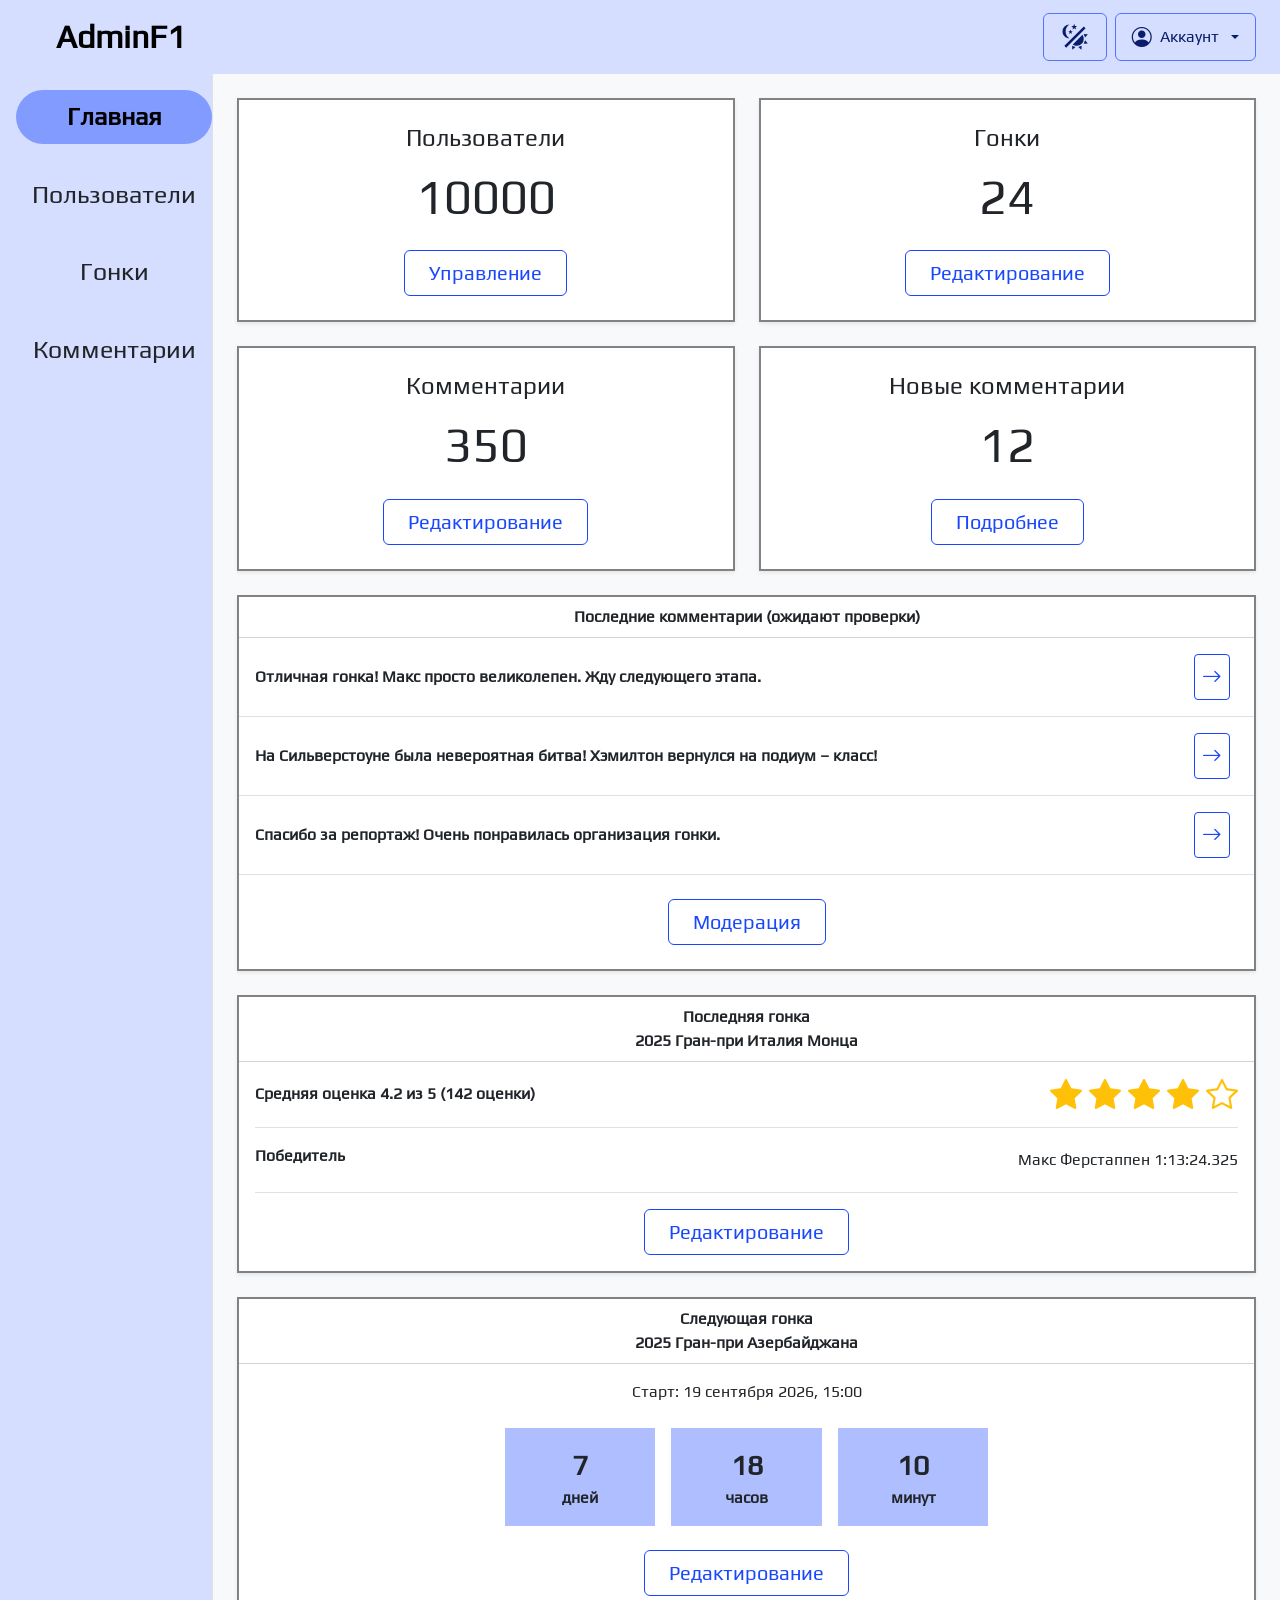
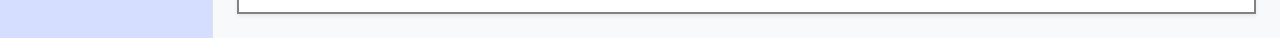
<file: index.html>
<!DOCTYPE html>
<html lang="ru" data-bs-theme="light">
<head>
  <meta charset="UTF-8" />
  <meta name="viewport" content="width=device-width, initial-scale=1.0" />
  <title>AdminF1</title>

  <link href="https://cdn.jsdelivr.net/npm/bootstrap@5.3.3/dist/css/bootstrap.min.css" rel="stylesheet" />
  <link href="https://cdn.jsdelivr.net/npm/bootstrap-icons@1.11.3/font/bootstrap-icons.min.css" rel="stylesheet" />
  <link rel="stylesheet" href="css/style.css" />
  <script src="https://code.jquery.com/jquery-3.7.1.min.js"></script>
</head>

<body class="bg-body-tertiary body">
  <nav class="navbar bg-body py-2">
    <div class="container-fluid px-3 px-lg-4 d-flex justify-content-between align-items-center">
      <div class="d-flex align-items-center">
        <button class="btn btn-outline-secondary d-lg-none p-2" type="button" data-bs-toggle="offcanvas"
          data-bs-target="#mobileMenu" aria-label="Открыть меню">
          <i class="bi bi-list fs-4"></i>
        </button>
        <a class="navbar-brand fs-2 fw-bold d-none d-lg-inline ms-3 ps-3" href="index.html">AdminF1</a>
      </div>

      <div class="d-flex align-items-center gap-2">
        <button
          class="btn btn-outline-secondary theme-toggle py-2 px-3 d-none d-lg-inline-flex align-items-center justify-content-center"
          type="button" aria-label="Переключить тему">
          <svg width="30" height="30" xmlns="http://www.w3.org/2000/svg" viewBox="0 0 24 24" fill="currentColor">
            <path
              d="M7.5,2C5.71,3.15 4.5,5.18 4.5,7.5C4.5,9.82 5.71,11.85 7.53,13C4.46,13 2,10.54 2,7.5A5.5,5.5 0 0,1 7.5,2M19.07,3.5L20.5,4.93L4.93,20.5L3.5,19.07L19.07,3.5M12.89,5.93L11.41,5L9.97,6L10.39,4.3L9,3.24L10.75,3.12L11.33,1.47L12,3.1L13.73,3.13L12.38,4.26L12.89,5.93M9.59,9.54L8.43,8.81L7.31,9.59L7.65,8.27L6.56,7.44L7.92,7.35L8.37,6.06L8.88,7.33L10.24,7.36L9.19,8.23L9.59,9.54M19,13.5A5.5,5.5 0 0,1 13.5,19C12.28,19 11.15,18.6 10.24,17.93L17.93,10.24C18.6,11.15 19,12.28 19,13.5M14.6,20.08L17.37,18.93L17.13,22.28L14.6,20.08M18.93,17.38L20.08,14.61L22.28,17.15L18.93,17.38M20.08,12.42L18.94,9.64L22.28,9.88L20.08,12.42M9.63,18.93L12.4,20.08L9.87,22.27L9.63,18.93Z" />
          </svg>
        </button>

        <div class="dropdown">
          <button class="btn btn-outline-secondary dropdown-toggle py-2 px-3 d-flex align-items-center gap-2"
            type="button" data-bs-toggle="dropdown" aria-expanded="false">
            <i class="bi bi-person-circle fs-5"></i>
            <span>Аккаунт</span>
          </button>
          <ul class="dropdown-menu dropdown-menu-end shadow-sm border-0 mt-2 py-1">
            <li>
              <a class="dropdown-item py-2 rounded-2" href="auth.html">Выход</a>
            </li>
          </ul>
        </div>
      </div>
    </div>
  </nav>

  <div class="container-fluid px-0">
    <div class="row g-0">
      <aside class="col-lg-3 col-xl-2 d-none d-lg-block bg-body border-end min-vh-100 p-3 my_menu_left">
        <div class="d-flex flex-column gap-3">
          <nav class="nav flex-column gap-4">
            <a class="nav-link active fw-semibold bg-body-secondary rounded-pill px-4 py-2 text-center active_color"
              href="index.html">
              Главная
            </a>
            <a class="nav-link text-body px-3 py-2 text-center" href="users.html">Пользователи</a>
            <a class="nav-link text-body px-3 py-2 text-center" href="race.html">Гонки</a>
            <a class="nav-link text-body px-3 py-2 text-center" href="comments.html">Комментарии</a>
          </nav>
        </div>
      </aside>

      <div class="offcanvas offcanvas-start d-lg-none" tabindex="-1" id="mobileMenu" aria-labelledby="mobileMenuLabel">
        <div class="offcanvas-header">
          <h2 class="offcanvas-title fw-semibold" id="mobileMenuLabel">
            AdminF1
          </h2>
          <button type="button" width="35" height="35" class="btn-close" data-bs-dismiss="offcanvas"
            aria-label="Закрыть"></button>
        </div>

        <div class="offcanvas-body">
          <button
            class="btn btn-outline-secondary theme-toggle w-100 py-2 d-flex align-items-center justify-content-center gap-2 mb-3"
            type="button">
            <svg width="35" height="35" xmlns="http://www.w3.org/2000/svg" viewBox="0 0 24 24" fill="currentColor">
              <path
                d="M7.5,2C5.71,3.15 4.5,5.18 4.5,7.5C4.5,9.82 5.71,11.85 7.53,13C4.46,13 2,10.54 2,7.5A5.5,5.5 0 0,1 7.5,2M19.07,3.5L20.5,4.93L4.93,20.5L3.5,19.07L19.07,3.5M12.89,5.93L11.41,5L9.97,6L10.39,4.3L9,3.24L10.75,3.12L11.33,1.47L12,3.1L13.73,3.13L12.38,4.26L12.89,5.93M9.59,9.54L8.43,8.81L7.31,9.59L7.65,8.27L6.56,7.44L7.92,7.35L8.37,6.06L8.88,7.33L10.24,7.36L9.19,8.23L9.59,9.54M19,13.5A5.5,5.5 0 0,1 13.5,19C12.28,19 11.15,18.6 10.24,17.93L17.93,10.24C18.6,11.15 19,12.28 19,13.5M14.6,20.08L17.37,18.93L17.13,22.28L14.6,20.08M18.93,17.38L20.08,14.61L22.28,17.15L18.93,17.38M20.08,12.42L18.94,9.64L22.28,9.88L20.08,12.42M9.63,18.93L12.4,20.08L9.87,22.27L9.63,18.93Z" />
            </svg>
          </button>

          <nav class="nav flex-column gap-2">
            <a class="nav-link active fw-semibold bg-body-secondary rounded-pill px-4 py-2 text-center active_color"
              href="index.html">
              Главная
            </a>
            <a class="nav-link text-body px-3 py-2 text-center" href="users.html">Пользователи</a>
            <a class="nav-link text-body px-3 py-2 text-center" href="race.html">Гонки</a>
            <a class="nav-link text-body px-3 py-2 text-center" href="comments.html">Комментарии</a>
          </nav>
        </div>
      </div>

      <main class="col-12 col-lg-9 col-xl-10 p-3 p-md-4">
        <div class="row g-3 g-md-4">
          <div class="col-12 col-md-6">
            <div class="card h-100 rounded-0 shadow-sm">
              <div class="card-body text-center d-flex flex-column py-4">
                <h4 class="mb-3">Пользователи</h4>
                <div class="display-5 mb-4">10000</div>
                <div class="mt-auto">
                   <a href="users.html">
                    <button class="btn btn-outline-primary px-4">
                      Управление
                    </button>
                  </a>
                </div>
              </div>
            </div>
          </div>

          <div class="col-12 col-md-6">
            <div class="card h-100 rounded-0 shadow-sm">
              <div class="card-body text-center d-flex flex-column py-4">
                <h4 class="mb-3">Гонки</h4>
                <div class="display-5 mb-4">24</div>
                <div class="mt-auto">
                  <a href="race.html">
                    <button class="btn btn-outline-primary px-4">
                      Редактирование
                    </button>
                  </a>
                </div>
              </div>
            </div>
          </div>

          <div class="col-12 col-md-6">
            <div class="card h-100 rounded-0 shadow-sm">
              <div class="card-body text-center d-flex flex-column py-4">
                <h4 class="mb-3">Комментарии</h4>
                <div class="display-5 mb-4">350</div>
                <div class="mt-auto">
                  <a href="comments.html">
                    <button class="btn btn-outline-primary px-4">
                      Редактирование
                    </button>
                  </a>
                </div>
              </div>
            </div>
          </div>

          <div class="col-12 col-md-6">
            <div class="card h-100 rounded-0 shadow-sm">
              <div class="card-body text-center d-flex flex-column py-4">
                <h4 class="mb-3">Новые комментарии</h4>
                <div class="display-5 mb-4">12</div>
                <div class="mt-auto">
                  <a href="comments.html">
                    <button class="btn btn-outline-primary px-4">
                      Подробнее
                    </button>
                  </a>
                </div>
              </div>
            </div>
          </div>

          <div class="col-12">
            <div class="card rounded-0 shadow-sm">
              <div class="card-header text-center fw-semibold bg-body">
                Последние комментарии (ожидают проверки)
              </div>
              <div class="list-group list-group-flush">
                <div class="list-group-item py-3">
                  <div
                    class="d-flex flex-column flex-sm-row justify-content-sm-between align-items-center text-center text-sm-start gap-2">
                    <div class="fw-semibold">
                      Отличная гонка! Макс просто великолепен. Жду следующего
                      этапа.
                    </div>
                    <a href="comments.html#comment-bahrain-alexey" class="btn btn-sm btn-outline-primary rounded-1">
                      <i class="bi bi-arrow-right"></i>
                    </a>
                  </div>
                </div>

                <div class="list-group-item py-3">
                  <div
                    class="d-flex flex-column flex-sm-row justify-content-sm-between align-items-center text-center text-sm-start gap-2">
                    <div class="fw-semibold">
                      На Сильверстоуне была невероятная битва! Хэмилтон
                      вернулся на подиум – класс!
                    </div>
                    <a href="comments.html#comment-uk-ivan" class="btn btn-sm btn-outline-primary rounded-1">
                      <i class="bi bi-arrow-right"></i>
                    </a>
                  </div>
                </div>

                <div class="list-group-item py-3">
                  <div
                    class="d-flex flex-column flex-sm-row justify-content-sm-between align-items-center text-center text-sm-start gap-2">
                    <div class="fw-semibold">
                      Спасибо за репортаж! Очень понравилась организация
                      гонки.
                    </div>
                    <a href="comments.html#comment-bahrain-anton" class="btn btn-sm btn-outline-primary rounded-1">
                      <i class="bi bi-arrow-right"></i>
                    </a>
                  </div>
                </div>

                <div class="text-center py-4">
                  <a href="comments.html">
                    <button class="btn btn-outline-primary px-4">
                      Модерация
                    </button>
                  </a>
                </div>
              </div>
            </div>
          </div>
          <div class="col-12">
            <div class="card rounded-0 shadow-sm">
              <div class="card-header text-center bg-body">
                <div class="fw-semibold">Последняя гонка</div>
                <div class="fw-semibold">2025 Гран-при Италия Монца</div>
              </div>

              <div class="card-body text-center">
                <div class="d-flex flex-column flex-md-row justify-content-between align-items-center gap-2 mb-3">
                  <div class="fw-semibold">
                    Средняя оценка 4.2 из 5 (142 оценки)
                  </div>
                  <div class="fs-2 text-warning lh-1">
                    <i class="bi bi-star-fill"></i>
                    <i class="bi bi-star-fill"></i>
                    <i class="bi bi-star-fill"></i>
                    <i class="bi bi-star-fill"></i>
                    <i class="bi bi-star"></i>
                  </div>
                </div>

                <div
                  class="border-top border-bottom py-3 mb-3 d-flex flex-column flex-md-row justify-content-between align-items-center gap-2 mb-3">
                  <div class="fw-semibold mb-2">Победитель</div>
                  <div>Макс Ферстаппен 1:13:24.325</div>
                </div>

                <a href="race.html">
                  <button class="btn btn-outline-primary px-4">
                    Редактирование
                  </button>
                </a>
              </div>
            </div>
          </div>

          <div class="col-12">
            <div class="card rounded-0 shadow-sm">
              <div class="card-header text-center bg-body">
                <div class="fw-semibold">Следующая гонка</div>
                <div class="fw-semibold">2025 Гран-при Азербайджана</div>
              </div>

              <div class="card-body text-center">
                <p class="mb-4">Старт: 19 сентября 2026, 15:00</p>

                <div class="row justify-content-center g-3 mb-4">
                  <div class="col-4 col-sm-3 col-md-2">
                    <div class="bg-body-secondary py-3 timer_color">
                      <div class="fs-3 fw-semibold">7</div>
                      <div class="fw-semibold">дней</div>
                    </div>
                  </div>

                  <div class="col-4 col-sm-3 col-md-2">
                    <div class="bg-body-secondary py-3 timer_color">
                      <div class="fs-3 fw-semibold">18</div>
                      <div class="fw-semibold">часов</div>
                    </div>
                  </div>

                  <div class="col-4 col-sm-3 col-md-2">
                    <div class="bg-body-secondary py-3 timer_color">
                      <div class="fs-3 fw-semibold">10</div>
                      <div class="fw-semibold">минут</div>
                    </div>
                  </div>
                </div>

                <a href="race.html">
                  <button class="btn btn-outline-primary px-4">
                    Редактирование
                  </button>
                </a>
              </div>
            </div>
          </div>
        </div>
      </main>
    </div>
  </div>
  <script src="js/theme.js"></script>
  <script src="https://cdn.jsdelivr.net/npm/bootstrap@5.3.3/dist/js/bootstrap.bundle.min.js"></script>
</body>

</html>
</file>
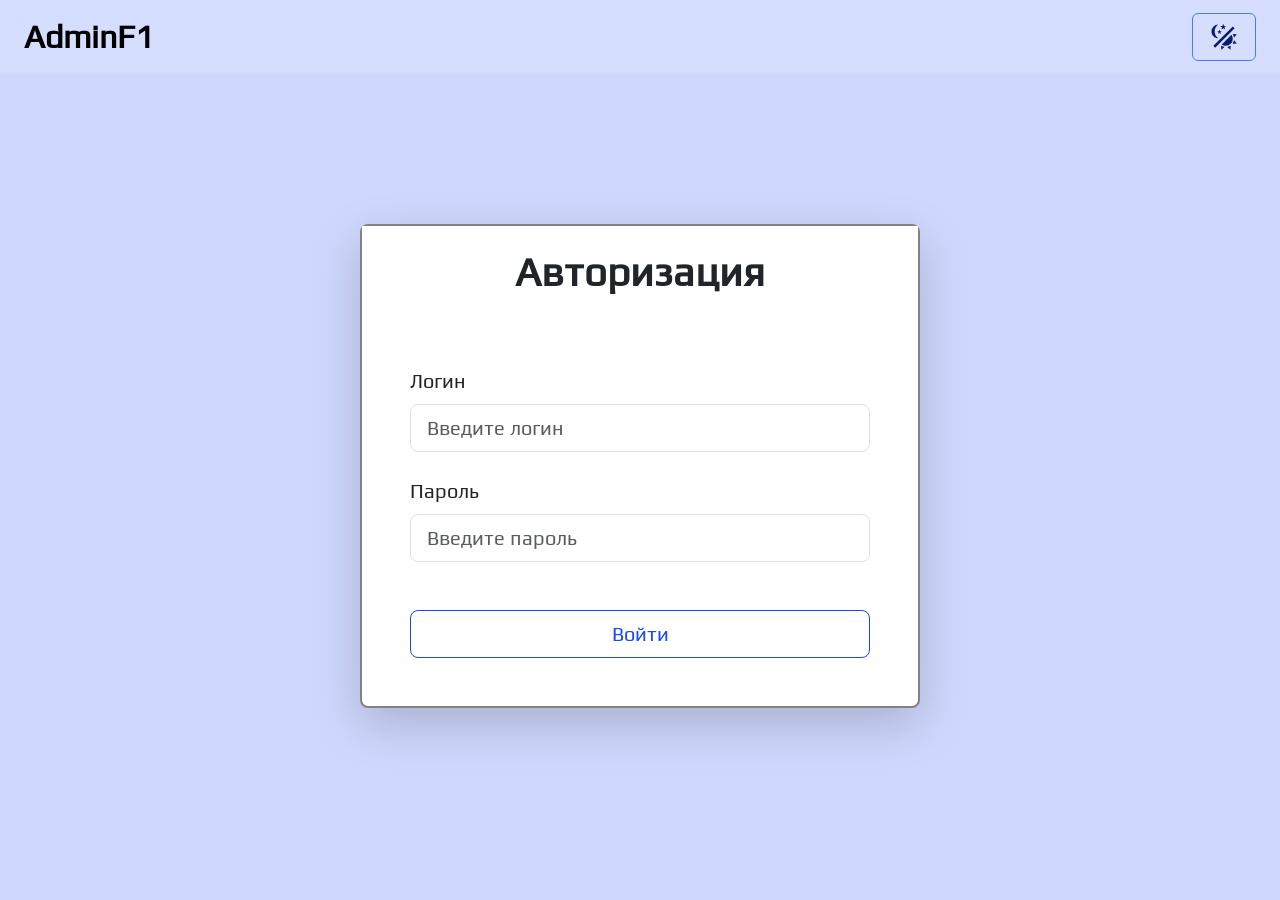
<file: auth.html>
<!DOCTYPE html>
<html lang="ru" data-bs-theme="light">
  <head>
    <meta charset="UTF-8" />
    <meta name="viewport" content="width=device-width, initial-scale=1.0" />
    <title>Авторизация - AdminF1</title>

    <link
      href="https://cdn.jsdelivr.net/npm/bootstrap@5.3.3/dist/css/bootstrap.min.css"
      rel="stylesheet"
    />
    <link
      href="https://cdn.jsdelivr.net/npm/bootstrap-icons@1.11.3/font/bootstrap-icons.min.css"
      rel="stylesheet"
    />
    <link rel="stylesheet" href="css/style.css" />
    <script src="https://code.jquery.com/jquery-3.7.1.min.js"></script>
  </head>

  <body class="bg-body-tertiary body_auth">
    <nav class="navbar bg-body py-2">
      <div
        class="container-fluid px-3 px-lg-4 d-flex justify-content-between align-items-center"
      >
        <a class="navbar-brand fs-2 fw-bold" href="index.html">AdminF1</a>

        <div class="d-flex align-items-center gap-2">
          <button
            class="btn btn-outline-secondary theme-toggle py-2 px-3 d-inline-flex align-items-center justify-content-center"
            type="button"
            aria-label="Переключить тему"
          >
            <svg
              width="30"
              height="30"
              xmlns="http://www.w3.org/2000/svg"
              viewBox="0 0 24 24"
              fill="currentColor"
            >
              <path
                d="M7.5,2C5.71,3.15 4.5,5.18 4.5,7.5C4.5,9.82 5.71,11.85 7.53,13C4.46,13 2,10.54 2,7.5A5.5,5.5 0 0,1 7.5,2M19.07,3.5L20.5,4.93L4.93,20.5L3.5,19.07L19.07,3.5M12.89,5.93L11.41,5L9.97,6L10.39,4.3L9,3.24L10.75,3.12L11.33,1.47L12,3.1L13.73,3.13L12.38,4.26L12.89,5.93M9.59,9.54L8.43,8.81L7.31,9.59L7.65,8.27L6.56,7.44L7.92,7.35L8.37,6.06L8.88,7.33L10.24,7.36L9.19,8.23L9.59,9.54M19,13.5A5.5,5.5 0 0,1 13.5,19C12.28,19 11.15,18.6 10.24,17.93L17.93,10.24C18.6,11.15 19,12.28 19,13.5M14.6,20.08L17.37,18.93L17.13,22.28L14.6,20.08M18.93,17.38L20.08,14.61L22.28,17.15L18.93,17.38M20.08,12.42L18.94,9.64L22.28,9.88L20.08,12.42M9.63,18.93L12.4,20.08L9.87,22.27L9.63,18.93Z"
              />
            </svg>
          </button>
        </div>
      </div>
    </nav>

    <div
      class="container d-flex align-items-center justify-content-center"
      style="margin-top: 150px"
    >
      <div
        class="card rounded-3 shadow-lg w-100 auth_container"
        style="max-width: 560px"
      >
        <div
          class="text-center bg-body fw-semibold fs-1 py-3 auth_name"
        >
          Авторизация
        </div>

        <div class="card-body p-5">
          <form action="index.html" method="get">
            <div class="mb-4">
              <label class="form-label fs-5 fw-medium">Логин</label>
              <div class="input-group input-group-lg">
                <input
                  type="text"
                  minlength="5"
                  maxlength="15"
                  class="form-control form-control-lg"
                  placeholder="Введите логин"
                  required
                />
              </div>
            </div>

            <div class="mb-5">
              <label class="form-label fs-5 fw-medium">Пароль</label>
              <div class="input-group input-group-lg">
                <input
                  type="password"
                  minlength="5"
                  maxlength="20"
                  class="form-control form-control-lg"
                  placeholder="Введите пароль"
                  required
                />
              </div>
            </div>

            <button
              type="submit"
              class="btn btn-outline-primary w-100 btn-lg py-2 fs-5"
            >
              Войти
            </button>
          </form>
        </div>
      </div>
    </div>

    <script src="js/theme.js"></script>
    <script src="https://cdn.jsdelivr.net/npm/bootstrap@5.3.3/dist/js/bootstrap.bundle.min.js"></script>
  </body>
</html>
</file>
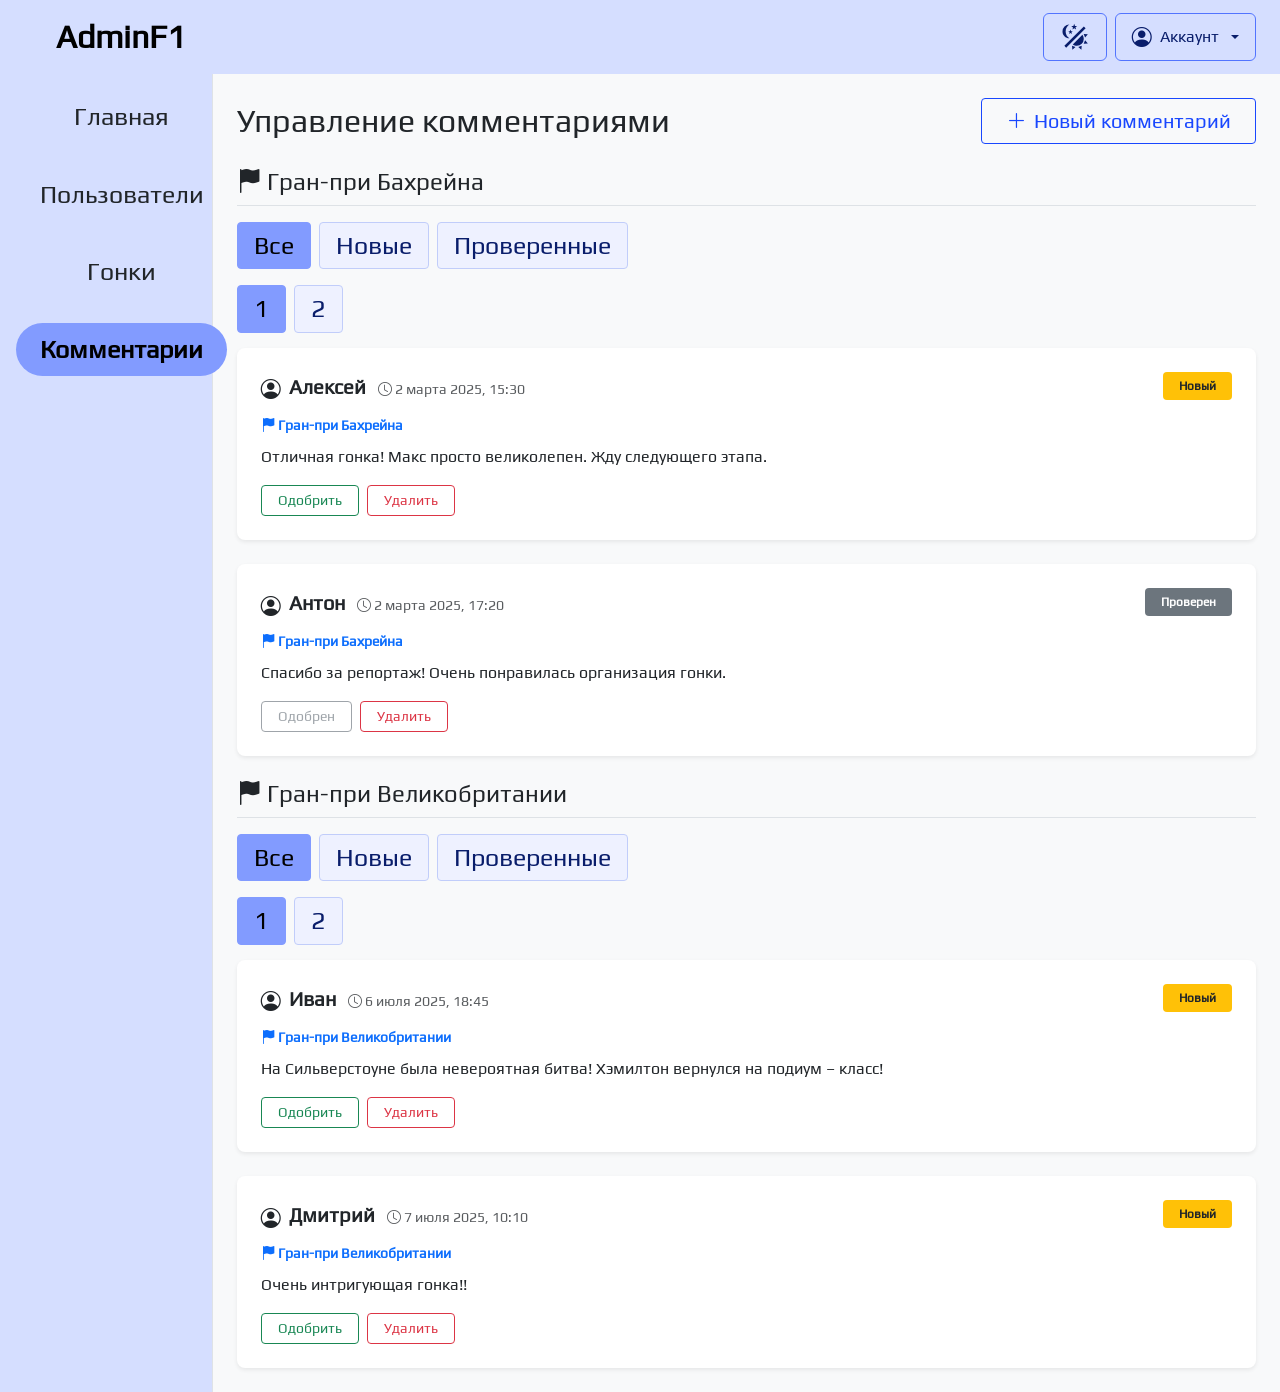
<file: comments.html>
<!DOCTYPE html>
<html lang="ru" data-bs-theme="light">

<head>
  <meta charset="UTF-8" />
  <meta name="viewport" content="width=device-width, initial-scale=1.0" />
  <title>Комментарии — AdminF1</title>

  <link href="https://cdn.jsdelivr.net/npm/bootstrap@5.3.3/dist/css/bootstrap.min.css" rel="stylesheet" />
  <link href="https://cdn.jsdelivr.net/npm/bootstrap-icons@1.11.3/font/bootstrap-icons.min.css" rel="stylesheet" />
  <script src="https://code.jquery.com/jquery-3.7.1.min.js"></script>
  <link rel="stylesheet" href="css/style.css" />
</head>

<body class="bg-body-tertiary body">
  <nav class="navbar bg-body py-2">
    <div class="container-fluid px-3 px-lg-4 d-flex justify-content-between align-items-center">
      <div class="d-flex align-items-center">
        <button class="btn btn-outline-secondary d-lg-none p-2" type="button" data-bs-toggle="offcanvas"
          data-bs-target="#mobileMenu" aria-label="Открыть меню">
          <i class="bi bi-list fs-4"></i>
        </button>
        <a class="navbar-brand fs-2 fw-bold d-none d-lg-inline ms-3 ps-3" href="index.html">AdminF1</a>
      </div>
      <div class="d-flex align-items-center gap-2">
        <button
          class="btn btn-outline-secondary theme-toggle py-2 px-3 d-none d-lg-inline-flex align-items-center justify-content-center"
          type="button" aria-label="Переключить тему">
          <svg width="30" height="30" xmlns="http://www.w3.org/2000/svg" viewBox="0 0 24 24" fill="currentColor">
            <path
              d="M7.5,2C5.71,3.15 4.5,5.18 4.5,7.5C4.5,9.82 5.71,11.85 7.53,13C4.46,13 2,10.54 2,7.5A5.5,5.5 0 0,1 7.5,2M19.07,3.5L20.5,4.93L4.93,20.5L3.5,19.07L19.07,3.5M12.89,5.93L11.41,5L9.97,6L10.39,4.3L9,3.24L10.75,3.12L11.33,1.47L12,3.1L13.73,3.13L12.38,4.26L12.89,5.93M9.59,9.54L8.43,8.81L7.31,9.59L7.65,8.27L6.56,7.44L7.92,7.35L8.37,6.06L8.88,7.33L10.24,7.36L9.19,8.23L9.59,9.54M19,13.5A5.5,5.5 0 0,1 13.5,19C12.28,19 11.15,18.6 10.24,17.93L17.93,10.24C18.6,11.15 19,12.28 19,13.5M14.6,20.08L17.37,18.93L17.13,22.28L14.6,20.08M18.93,17.38L20.08,14.61L22.28,17.15L18.93,17.38M20.08,12.42L18.94,9.64L22.28,9.88L20.08,12.42M9.63,18.93L12.4,20.08L9.87,22.27L9.63,18.93Z" />
          </svg>
        </button>
        <div class="dropdown">
          <button class="btn btn-outline-secondary dropdown-toggle py-2 px-3 d-flex align-items-center gap-2"
            type="button" data-bs-toggle="dropdown" aria-expanded="false">
            <i class="bi bi-person-circle fs-5"></i> <span>Аккаунт</span>
          </button>
          <ul class="dropdown-menu dropdown-menu-end shadow-sm border-0 mt-2 py-1">
            <li><a class="dropdown-item py-2 rounded-2" href="auth.html">Выход</a></li>
          </ul>
        </div>
      </div>
    </div>
  </nav>

  <div class="container-fluid px-0">
    <div class="row g-0">
      <aside class="col-lg-3 col-xl-2 d-none d-lg-block bg-body border-end min-vh-100 p-3 my_menu_left">
        <div class="d-flex flex-column gap-3">
          <nav class="nav flex-column gap-4">
            <a class="nav-link text-body px-3 py-2 text-center" href="index.html">Главная</a>
            <a class="nav-link text-body px-3 py-2 text-center" href="users.html">Пользователи</a>
            <a class="nav-link text-body px-3 py-2 text-center" href="race.html">Гонки</a>
            <a class="nav-link active fw-semibold bg-body-secondary rounded-pill px-4 py-2 text-center active_color"
              href="comments.html">Комментарии</a>
          </nav>
        </div>
      </aside>

      <div class="offcanvas offcanvas-start d-lg-none" tabindex="-1" id="mobileMenu" aria-labelledby="mobileMenuLabel">
        <div class="offcanvas-header">
          <h2 class="offcanvas-title fw-semibold" id="mobileMenuLabel">AdminF1</h2>
          <button type="button" class="btn-close" data-bs-dismiss="offcanvas" aria-label="Закрыть"></button>
        </div>
        <div class="offcanvas-body">
          <button
            class="btn btn-outline-secondary theme-toggle w-100 py-2 d-flex align-items-center justify-content-center gap-2 mb-3"
            type="button">
            <svg width="35" height="35" xmlns="http://www.w3.org/2000/svg" viewBox="0 0 24 24" fill="currentColor">
              <path
                d="M7.5,2C5.71,3.15 4.5,5.18 4.5,7.5C4.5,9.82 5.71,11.85 7.53,13C4.46,13 2,10.54 2,7.5A5.5,5.5 0 0,1 7.5,2M19.07,3.5L20.5,4.93L4.93,20.5L3.5,19.07L19.07,3.5M12.89,5.93L11.41,5L9.97,6L10.39,4.3L9,3.24L10.75,3.12L11.33,1.47L12,3.1L13.73,3.13L12.38,4.26L12.89,5.93M9.59,9.54L8.43,8.81L7.31,9.59L7.65,8.27L6.56,7.44L7.92,7.35L8.37,6.06L8.88,7.33L10.24,7.36L9.19,8.23L9.59,9.54M19,13.5A5.5,5.5 0 0,1 13.5,19C12.28,19 11.15,18.6 10.24,17.93L17.93,10.24C18.6,11.15 19,12.28 19,13.5M14.6,20.08L17.37,18.93L17.13,22.28L14.6,20.08M18.93,17.38L20.08,14.61L22.28,17.15L18.93,17.38M20.08,12.42L18.94,9.64L22.28,9.88L20.08,12.42M9.63,18.93L12.4,20.08L9.87,22.27L9.63,18.93Z" />
            </svg>
          </button>
          <nav class="nav flex-column gap-2">
            <a class="nav-link text-body px-3 py-2 text-center" href="index.html">Главная</a>
            <a class="nav-link text-body px-3 py-2 text-center" href="users.html">Пользователи</a>
            <a class="nav-link text-body px-3 py-2 text-center" href="race.html">Гонки</a>
            <a class="nav-link active fw-semibold bg-body-secondary rounded-pill px-4 py-2 text-center active_color"
              href="comments.html">Комментарии</a>
          </nav>
        </div>
      </div>

      <main class="col-12 col-lg-9 col-xl-10 p-3 p-md-4">
        <div class="d-flex flex-wrap justify-content-between align-items-center gap-3 mb-4">
          <h2 class="m-0">Управление комментариями</h2>
          <button class="btn btn-outline-primary rounded-1 px-4" data-bs-toggle="modal"
            data-bs-target="#newCommentModal">
            <i class="bi bi-plus-lg me-2"></i>Новый комментарий
          </button>
        </div>

        <h4 id="bahreyn" class="mb-3 border-bottom pb-2">
          <i class="bi bi-flag-fill"></i> Гран-при Бахрейна
        </h4>

        <ul class="nav nav-pills gap-2 mb-3" id="bahrainStatusTabs" role="tablist">
          <li class="nav-item" role="presentation">
            <button class="nav-link active rounded-1 px-3 py-1" id="bahrain-all-tab" data-bs-toggle="tab"
              data-bs-target="#bahrain-all" type="button" role="tab" aria-selected="true">Все</button>
          </li>
          <li class="nav-item" role="presentation">
            <button class="nav-link rounded-1 px-3 py-1" id="bahrain-new-tab" data-bs-toggle="tab"
              data-bs-target="#bahrain-new" type="button" role="tab" aria-selected="false">Новые</button>
          </li>
          <li class="nav-item" role="presentation">
            <button class="nav-link rounded-1 px-3 py-1" id="bahrain-checked-tab" data-bs-toggle="tab"
              data-bs-target="#bahrain-checked" type="button" role="tab" aria-selected="false">Проверенные</button>
          </li>
        </ul>

        <div class="tab-content" id="bahrainStatusContent">
          <div class="tab-pane fade show active" id="bahrain-all" role="tabpanel">
            <ul class="nav nav-tabs border-0 gap-2 mb-3" id="bahrainAllTabs" role="tablist">
              <li class="nav-item" role="presentation">
                <button class="nav-link active rounded-1 px-3 py-1" id="bahrain-all-page1-tab" data-bs-toggle="tab"
                  data-bs-target="#bahrain-all-page1" type="button" role="tab" aria-controls="bahrain-all-page1"
                  aria-selected="true">1</button>
              </li>
              <li class="nav-item" role="presentation">
                <button class="nav-link rounded-1 px-3 py-1" id="bahrain-all-page2-tab" data-bs-toggle="tab"
                  data-bs-target="#bahrain-all-page2" type="button" role="tab" aria-controls="bahrain-all-page2"
                  aria-selected="false">2</button>
              </li>
            </ul>

            <div class="tab-content">
              <div class="tab-pane fade show active" id="bahrain-all-page1" role="tabpanel">
                <div class="row g-4">
                  <div class="col-12" id="comment-bahrain-alexey">
                    <div class="card rounded-3 shadow-sm border-0">
                      <div class="card-body p-4">
                        <div class="d-flex justify-content-between align-items-start flex-wrap gap-2 mb-2">
                          <div>
                            <i class="bi bi-person-circle fs-5 me-1 align-middle"></i>
                            <strong class="fs-5">Алексей</strong>
                            <span class="text-muted small ms-2"><i class="bi bi-clock"></i> 2 марта 2025, 15:30</span>
                          </div>
                          <span class="badge bg-warning text-dark px-3 py-2 rounded-1">Новый</span>
                        </div>
                        <div class="mb-2">
                          <a href="race.html" class="text-decoration-none small fw-semibold text-primary">
                            <i class="bi bi-flag-fill"></i> Гран-при Бахрейна
                          </a>
                        </div>
                        <p class="mb-3 fs-6">Отличная гонка! Макс просто великолепен. Жду следующего этапа.</p>
                        <div class="d-flex gap-2">
                          <button class="btn btn-sm btn-outline-success rounded-1 px-3" data-bs-toggle="modal"
                            data-bs-target="#approveModal">Одобрить</button>
                          <button class="btn btn-sm btn-outline-danger rounded-1 px-3" data-bs-toggle="modal"
                            data-bs-target="#deleteModal">Удалить</button>
                        </div>
                      </div>
                    </div>
                  </div>
                  <div class="col-12" id="comment-bahrain-anton">
                    <div class="card rounded-3 shadow-sm border-0">
                      <div class="card-body p-4">
                        <div class="d-flex justify-content-between align-items-start flex-wrap gap-2 mb-2">
                          <div>
                            <i class="bi bi-person-circle fs-5 me-1 align-middle"></i>
                            <strong class="fs-5">Антон</strong>
                            <span class="text-muted small ms-2"><i class="bi bi-clock"></i> 2 марта 2025, 17:20</span>
                          </div>
                          <span class="badge bg-secondary px-3 py-2 rounded-1">Проверен</span>
                        </div>
                        <div class="mb-2">
                          <a href="race.html" class="text-decoration-none small fw-semibold text-primary">
                            <i class="bi bi-flag-fill"></i> Гран-при Бахрейна
                          </a>
                        </div>
                        <p class="mb-3 fs-6">Спасибо за репортаж! Очень понравилась организация гонки.</p>
                        <div class="d-flex gap-2">
                          <button class="btn btn-sm btn-outline-secondary rounded-1 px-3" disabled>Одобрен</button>
                          <button class="btn btn-sm btn-outline-danger rounded-1 px-3" data-bs-toggle="modal"
                            data-bs-target="#deleteModal">Удалить</button>
                        </div>
                      </div>
                    </div>
                  </div>
                </div>
              </div>
              <div class="tab-pane fade" id="bahrain-all-page2" role="tabpanel">
                <div class="row g-4">
                  <div class="col-12">
                    <div class="card rounded-3 shadow-sm border-0">
                      <div class="card-body p-4">
                        <div class="d-flex justify-content-between align-items-start flex-wrap gap-2 mb-2">
                          <div>
                            <i class="bi bi-person-circle fs-5 me-1 align-middle"></i>
                            <strong class="fs-5">Мария</strong>
                            <span class="text-muted small ms-2"><i class="bi bi-clock"></i> 3 марта 2025, 09:15</span>
                          </div>
                          <span class="badge bg-warning text-dark px-3 py-2 rounded-1">Новый</span>
                        </div>
                        <div class="mb-2">
                          <a href="race.html" class="text-decoration-none small fw-semibold text-primary">
                            <i class="bi bi-flag-fill"></i> Гран-при Бахрейна
                          </a>
                        </div>
                        <p class="mb-3 fs-6">Пересматривал старт три раза! Лучший момент сезона.</p>
                        <div class="d-flex gap-2">
                          <button class="btn btn-sm btn-outline-success rounded-1 px-3" data-bs-toggle="modal"
                            data-bs-target="#approveModal">Одобрить</button>
                          <button class="btn btn-sm btn-outline-danger rounded-1 px-3" data-bs-toggle="modal"
                            data-bs-target="#deleteModal">Удалить</button>
                        </div>
                      </div>
                    </div>
                  </div>
                  <div class="col-12">
                    <div class="card rounded-3 shadow-sm border-0">
                      <div class="card-body p-4">
                        <div class="d-flex justify-content-between align-items-start flex-wrap gap-2 mb-2">
                          <div>
                            <i class="bi bi-person-circle fs-5 me-1 align-middle"></i>
                            <strong class="fs-5">Олег</strong>
                            <span class="text-muted small ms-2"><i class="bi bi-clock"></i> 4 марта 2025, 14:10</span>
                          </div>
                          <span class="badge bg-secondary px-3 py-2 rounded-1">Проверен</span>
                        </div>
                        <div class="mb-2">
                          <a href="race.html" class="text-decoration-none small fw-semibold text-primary">
                            <i class="bi bi-flag-fill"></i> Гран-при Бахрейна
                          </a>
                        </div>
                        <p class="mb-3 fs-6">Отличный анализ от комментаторов, спасибо!</p>
                        <div class="d-flex gap-2">
                          <button class="btn btn-sm btn-outline-secondary rounded-1 px-3" disabled>Одобрен</button>
                          <button class="btn btn-sm btn-outline-danger rounded-1 px-3" data-bs-toggle="modal"
                            data-bs-target="#deleteModal">Удалить</button>
                        </div>
                      </div>
                    </div>
                  </div>
                </div>
              </div>
            </div>
          </div>

          <div class="tab-pane fade" id="bahrain-new" role="tabpanel">
            <div class="row g-4">
              <div class="col-12">
                <div class="card rounded-3 shadow-sm border-0">
                  <div class="card-body p-4">
                    <div class="d-flex justify-content-between align-items-start flex-wrap gap-2 mb-2">
                      <div>
                        <i class="bi bi-person-circle fs-5 me-1 align-middle"></i>
                        <strong class="fs-5">Алексей</strong>
                        <span class="text-muted small ms-2"><i class="bi bi-clock"></i> 2 марта 2025, 15:30</span>
                      </div>
                      <span class="badge bg-warning text-dark px-3 py-2 rounded-1">Новый</span>
                    </div>
                    <div class="mb-2">
                      <a href="race.html" class="text-decoration-none small fw-semibold text-primary">
                        <i class="bi bi-flag-fill"></i> Гран-при Бахрейна
                      </a>
                    </div>
                    <p class="mb-3 fs-6">Отличная гонка! Макс просто великолепен. Жду следующего этапа.</p>
                    <div class="d-flex gap-2">
                      <button class="btn btn-sm btn-outline-success rounded-1 px-3" data-bs-toggle="modal"
                        data-bs-target="#approveModal">Одобрить</button>
                      <button class="btn btn-sm btn-outline-danger rounded-1 px-3" data-bs-toggle="modal"
                        data-bs-target="#deleteModal">Удалить</button>
                    </div>
                  </div>
                </div>
              </div>
              <div class="col-12">
                <div class="card rounded-3 shadow-sm border-0">
                  <div class="card-body p-4">
                    <div class="d-flex justify-content-between align-items-start flex-wrap gap-2 mb-2">
                      <div>
                        <i class="bi bi-person-circle fs-5 me-1 align-middle"></i>
                        <strong class="fs-5">Мария</strong>
                        <span class="text-muted small ms-2"><i class="bi bi-clock"></i> 3 марта 2025, 09:15</span>
                      </div>
                      <span class="badge bg-warning text-dark px-3 py-2 rounded-1">Новый</span>
                    </div>
                    <div class="mb-2">
                      <a href="race.html" class="text-decoration-none small fw-semibold text-primary">
                        <i class="bi bi-flag-fill"></i> Гран-при Бахрейна
                      </a>
                    </div>
                    <p class="mb-3 fs-6">Пересматривал старт три раза! Лучший момент сезона.</p>
                    <div class="d-flex gap-2">
                      <button class="btn btn-sm btn-outline-success rounded-1 px-3" data-bs-toggle="modal"
                        data-bs-target="#approveModal">Одобрить</button>
                      <button class="btn btn-sm btn-outline-danger rounded-1 px-3" data-bs-toggle="modal"
                        data-bs-target="#deleteModal">Удалить</button>
                    </div>
                  </div>
                </div>
              </div>
            </div>
          </div>

          <div class="tab-pane fade" id="bahrain-checked" role="tabpanel">
            <div class="row g-4">
              <div class="col-12">
                <div class="card rounded-3 shadow-sm border-0">
                  <div class="card-body p-4">
                    <div class="d-flex justify-content-between align-items-start flex-wrap gap-2 mb-2">
                      <div>
                        <i class="bi bi-person-circle fs-5 me-1 align-middle"></i>
                        <strong class="fs-5">Антон</strong>
                        <span class="text-muted small ms-2"><i class="bi bi-clock"></i> 2 марта 2025, 17:20</span>
                      </div>
                      <span class="badge bg-secondary px-3 py-2 rounded-1">Проверен</span>
                    </div>
                    <div class="mb-2">
                      <a href="race.html" class="text-decoration-none small fw-semibold text-primary">
                        <i class="bi bi-flag-fill"></i> Гран-при Бахрейна
                      </a>
                    </div>
                    <p class="mb-3 fs-6">Спасибо за репортаж! Очень понравилась организация гонки.</p>
                    <div class="d-flex gap-2">
                      <button class="btn btn-sm btn-outline-secondary rounded-1 px-3" disabled>Одобрен</button>
                      <button class="btn btn-sm btn-outline-danger rounded-1 px-3" data-bs-toggle="modal"
                        data-bs-target="#deleteModal">Удалить</button>
                    </div>
                  </div>
                </div>
              </div>
              <div class="col-12">
                <div class="card rounded-3 shadow-sm border-0">
                  <div class="card-body p-4">
                    <div class="d-flex justify-content-between align-items-start flex-wrap gap-2 mb-2">
                      <div>
                        <i class="bi bi-person-circle fs-5 me-1 align-middle"></i>
                        <strong class="fs-5">Олег</strong>
                        <span class="text-muted small ms-2"><i class="bi bi-clock"></i> 4 марта 2025, 14:10</span>
                      </div>
                      <span class="badge bg-secondary px-3 py-2 rounded-1">Проверен</span>
                    </div>
                    <div class="mb-2">
                      <a href="race.html" class="text-decoration-none small fw-semibold text-primary">
                        <i class="bi bi-flag-fill"></i> Гран-при Бахрейна
                      </a>
                    </div>
                    <p class="mb-3 fs-6">Отличный анализ от комментаторов, спасибо!</p>
                    <div class="d-flex gap-2">
                      <button class="btn btn-sm btn-outline-secondary rounded-1 px-3" disabled>Одобрен</button>
                      <button class="btn btn-sm btn-outline-danger rounded-1 px-3" data-bs-toggle="modal"
                        data-bs-target="#deleteModal">Удалить</button>
                    </div>
                  </div>
                </div>
              </div>
            </div>
          </div>
        </div>

        <h4 id="UK" class="mt-4 mb-3 border-bottom pb-2">
          <i class="bi bi-flag-fill"></i> Гран-при Великобритании
        </h4>

        <ul class="nav nav-pills gap-2 mb-3" id="ukStatusTabs" role="tablist">
          <li class="nav-item" role="presentation">
            <button class="nav-link active rounded-1 px-3 py-1" id="uk-all-tab" data-bs-toggle="tab"
              data-bs-target="#uk-all" type="button" role="tab" aria-selected="true">Все</button>
          </li>
          <li class="nav-item" role="presentation">
            <button class="nav-link rounded-1 px-3 py-1" id="uk-new-tab" data-bs-toggle="tab" data-bs-target="#uk-new"
              type="button" role="tab" aria-selected="false">Новые</button>
          </li>
          <li class="nav-item" role="presentation">
            <button class="nav-link rounded-1 px-3 py-1" id="uk-checked-tab" data-bs-toggle="tab"
              data-bs-target="#uk-checked" type="button" role="tab" aria-selected="false">Проверенные</button>
          </li>
        </ul>

        <div class="tab-content" id="ukStatusContent">
          <div class="tab-pane fade show active" id="uk-all" role="tabpanel">
            <ul class="nav nav-tabs border-0 gap-2 mb-3" id="ukAllTabs" role="tablist">
              <li class="nav-item" role="presentation">
                <button class="nav-link active rounded-1 px-3 py-1" id="uk-all-page1-tab" data-bs-toggle="tab"
                  data-bs-target="#uk-all-page1" type="button" role="tab" aria-controls="uk-all-page1"
                  aria-selected="true">1</button>
              </li>
              <li class="nav-item" role="presentation">
                <button class="nav-link rounded-1 px-3 py-1" id="uk-all-page2-tab" data-bs-toggle="tab"
                  data-bs-target="#uk-all-page2" type="button" role="tab" aria-controls="uk-all-page2"
                  aria-selected="false">2</button>
              </li>
            </ul>

            <div class="tab-content">
              <div class="tab-pane fade show active" id="uk-all-page1" role="tabpanel">
                <div class="row g-4">
                  <div class="col-12" id="comment-uk-ivan">
                    <div class="card rounded-3 shadow-sm border-0">
                      <div class="card-body p-4">
                        <div class="d-flex justify-content-between align-items-start flex-wrap gap-2 mb-2">
                          <div>
                            <i class="bi bi-person-circle fs-5 me-1 align-middle"></i>
                            <strong class="fs-5">Иван</strong>
                            <span class="text-muted small ms-2"><i class="bi bi-clock"></i> 6 июля 2025, 18:45</span>
                          </div>
                          <span class="badge bg-warning text-dark px-3 py-2 rounded-1">Новый</span>
                        </div>
                        <div class="mb-2">
                          <a href="race.html" class="text-decoration-none small fw-semibold text-primary">
                            <i class="bi bi-flag-fill"></i> Гран-при Великобритании
                          </a>
                        </div>
                        <p class="mb-3 fs-6">На Сильверстоуне была невероятная битва! Хэмилтон вернулся на подиум –
                          класс!</p>
                        <div class="d-flex gap-2">
                          <button class="btn btn-sm btn-outline-success rounded-1 px-3" data-bs-toggle="modal"
                            data-bs-target="#approveModal">Одобрить</button>
                          <button class="btn btn-sm btn-outline-danger rounded-1 px-3" data-bs-toggle="modal"
                            data-bs-target="#deleteModal">Удалить</button>
                        </div>
                      </div>
                    </div>
                  </div>
                  <div class="col-12">
                    <div class="card rounded-3 shadow-sm border-0">
                      <div class="card-body p-4">
                        <div class="d-flex justify-content-between align-items-start flex-wrap gap-2 mb-2">
                          <div>
                            <i class="bi bi-person-circle fs-5 me-1 align-middle"></i>
                            <strong class="fs-5">Дмитрий</strong>
                            <span class="text-muted small ms-2"><i class="bi bi-clock"></i> 7 июля 2025, 10:10</span>
                          </div>
                          <span class="badge bg-warning text-dark px-3 py-2 rounded-1">Новый</span>
                        </div>
                        <div class="mb-2">
                          <a href="race.html" class="text-decoration-none small fw-semibold text-primary">
                            <i class="bi bi-flag-fill"></i> Гран-при Великобритании
                          </a>
                        </div>
                        <p class="mb-3 fs-6">Очень интригующая гонка!!</p>
                        <div class="d-flex gap-2">
                          <button class="btn btn-sm btn-outline-success rounded-1 px-3" data-bs-toggle="modal"
                            data-bs-target="#approveModal">Одобрить</button>
                          <button class="btn btn-sm btn-outline-danger rounded-1 px-3" data-bs-toggle="modal"
                            data-bs-target="#deleteModal">Удалить</button>
                        </div>
                      </div>
                    </div>
                  </div>
                </div>
              </div>
              <div class="tab-pane fade" id="uk-all-page2" role="tabpanel">
                <div class="row g-4">
                  <div class="col-12">
                    <div class="card rounded-3 shadow-sm border-0">
                      <div class="card-body p-4">
                        <div class="d-flex justify-content-between align-items-start flex-wrap gap-2 mb-2">
                          <div>
                            <i class="bi bi-person-circle fs-5 me-1 align-middle"></i>
                            <strong class="fs-5">Сергей</strong>
                            <span class="text-muted small ms-2"><i class="bi bi-clock"></i> 8 июля 2025, 16:00</span>
                          </div>
                          <span class="badge bg-warning text-dark px-3 py-2 rounded-1">Новый</span>
                        </div>
                        <div class="mb-2">
                          <a href="race.html" class="text-decoration-none small fw-semibold text-primary">
                            <i class="bi bi-flag-fill"></i> Гран-при Великобритании
                          </a>
                        </div>
                        <p class="mb-3 fs-6">Лучшая гонка сезона! Норрис красавчик.</p>
                        <div class="d-flex gap-2">
                          <button class="btn btn-sm btn-outline-success rounded-1 px-3" data-bs-toggle="modal"
                            data-bs-target="#approveModal">Одобрить</button>
                          <button class="btn btn-sm btn-outline-danger rounded-1 px-3" data-bs-toggle="modal"
                            data-bs-target="#deleteModal">Удалить</button>
                        </div>
                      </div>
                    </div>
                  </div>
                </div>
              </div>
            </div>
          </div>
          <div class="tab-pane fade" id="uk-new" role="tabpanel">
            <div class="row g-4">
              <div class="col-12">
                <div class="card rounded-3 shadow-sm border-0">
                  <div class="card-body p-4">
                    <div class="d-flex justify-content-between align-items-start flex-wrap gap-2 mb-2">
                      <div>
                        <i class="bi bi-person-circle fs-5 me-1 align-middle"></i>
                        <strong class="fs-5">Иван</strong>
                        <span class="text-muted small ms-2"><i class="bi bi-clock"></i> 6 июля 2025, 18:45</span>
                      </div>
                      <span class="badge bg-warning text-dark px-3 py-2 rounded-1">Новый</span>
                    </div>
                    <div class="mb-2">
                      <a href="race.html" class="text-decoration-none small fw-semibold text-primary">
                        <i class="bi bi-flag-fill"></i> Гран-при Великобритании
                      </a>
                    </div>
                    <p class="mb-3 fs-6">На Сильверстоуне была невероятная битва! Хэмилтон вернулся на подиум – класс!
                    </p>
                    <div class="d-flex gap-2">
                      <button class="btn btn-sm btn-outline-success rounded-1 px-3" data-bs-toggle="modal"
                        data-bs-target="#approveModal">Одобрить</button>
                      <button class="btn btn-sm btn-outline-danger rounded-1 px-3" data-bs-toggle="modal"
                        data-bs-target="#deleteModal">Удалить</button>
                    </div>
                  </div>
                </div>
              </div>
              <div class="col-12">
                <div class="card rounded-3 shadow-sm border-0">
                  <div class="card-body p-4">
                    <div class="d-flex justify-content-between align-items-start flex-wrap gap-2 mb-2">
                      <div>
                        <i class="bi bi-person-circle fs-5 me-1 align-middle"></i>
                        <strong class="fs-5">Дмитрий</strong>
                        <span class="text-muted small ms-2"><i class="bi bi-clock"></i> 7 июля 2025, 10:10</span>
                      </div>
                      <span class="badge bg-warning text-dark px-3 py-2 rounded-1">Новый</span>
                    </div>
                    <div class="mb-2">
                      <a href="race.html" class="text-decoration-none small fw-semibold text-primary">
                        <i class="bi bi-flag-fill"></i> Гран-при Великобритании
                      </a>
                    </div>
                    <p class="mb-3 fs-6">Очень интригующая гонка!!</p>
                    <div class="d-flex gap-2">
                      <button class="btn btn-sm btn-outline-success rounded-1 px-3" data-bs-toggle="modal"
                        data-bs-target="#approveModal">Одобрить</button>
                      <button class="btn btn-sm btn-outline-danger rounded-1 px-3" data-bs-toggle="modal"
                        data-bs-target="#deleteModal">Удалить</button>
                    </div>
                  </div>
                </div>
              </div>
              <div class="col-12">
                <div class="card rounded-3 shadow-sm border-0">
                  <div class="card-body p-4">
                    <div class="d-flex justify-content-between align-items-start flex-wrap gap-2 mb-2">
                      <div>
                        <i class="bi bi-person-circle fs-5 me-1 align-middle"></i>
                        <strong class="fs-5">Сергей</strong>
                        <span class="text-muted small ms-2"><i class="bi bi-clock"></i> 8 июля 2025, 16:00</span>
                      </div>
                      <span class="badge bg-warning text-dark px-3 py-2 rounded-1">Новый</span>
                    </div>
                    <div class="mb-2">
                      <a href="race.html" class="text-decoration-none small fw-semibold text-primary">
                        <i class="bi bi-flag-fill"></i> Гран-при Великобритании
                      </a>
                    </div>
                    <p class="mb-3 fs-6">Лучшая гонка сезона! Норрис красавчик.</p>
                    <div class="d-flex gap-2">
                      <button class="btn btn-sm btn-outline-success rounded-1 px-3" data-bs-toggle="modal"
                        data-bs-target="#approveModal">Одобрить</button>
                      <button class="btn btn-sm btn-outline-danger rounded-1 px-3" data-bs-toggle="modal"
                        data-bs-target="#deleteModal">Удалить</button>
                    </div>
                  </div>
                </div>
              </div>
            </div>
          </div>
          <div class="tab-pane fade" id="uk-checked" role="tabpanel">
            <div class="row g-4">
              <div class="col-12">
                <div class="card rounded-3 shadow-sm border-0">
                  <div class="card-body p-4 text-center text-muted">
                    <i class="bi bi-check-circle fs-3"></i>
                    <p class="mt-2 mb-0">Нет проверенных комментариев для этой гонки.</p>
                  </div>
                </div>
              </div>
            </div>
          </div>
        </div>
      </main>
    </div>
  </div>

  <div class="modal fade" id="approveModal" tabindex="-1" aria-labelledby="approveModalLabel" aria-hidden="true">
    <div class="modal-dialog modal-dialog-centered">
      <div class="modal-content rounded-4 shadow">
        <div class="modal-header border-0">
          <h5 class="modal-title fw-bold" id="approveModalLabel"><i
              class="bi bi-check-circle-fill text-success me-2"></i>Одобрение комментария</h5>
          <button type="button" class="btn-close" data-bs-dismiss="modal" aria-label="Закрыть"></button>
        </div>
        <div class="modal-body pt-0">
          <p>Вы действительно хотите одобрить этот комментарий? После одобрения он станет виден всем пользователям.</p>
        </div>
        <div class="modal-footer border-0">
          <button type="button" class="btn btn-outline-secondary rounded-1 px-4" data-bs-dismiss="modal">Отмена</button>
          <button type="button" class="btn btn-success rounded-1 px-4" data-bs-dismiss="modal">Да, одобрить</button>
        </div>
      </div>
    </div>
  </div>
  <div class="modal fade" id="deleteModal" tabindex="-1" aria-labelledby="deleteModalLabel" aria-hidden="true">
    <div class="modal-dialog modal-dialog-centered">
      <div class="modal-content rounded-4 shadow">
        <div class="modal-header border-0">
          <h5 class="modal-title fw-bold" id="deleteModalLabel"><i
              class="bi bi-trash3-fill text-danger me-2"></i>Удаление комментария</h5>
          <button type="button" class="btn-close" data-bs-dismiss="modal" aria-label="Закрыть"></button>
        </div>
        <div class="modal-body pt-0">
          <p>Комментарий будет удалён без возможности восстановления. Продолжить?</p>
        </div>
        <div class="modal-footer border-0">
          <button type="button" class="btn btn-outline-secondary rounded-1 px-4" data-bs-dismiss="modal">Отмена</button>
          <button type="button" class="btn btn-danger rounded-1 px-4" data-bs-dismiss="modal">Удалить</button>
        </div>
      </div>
    </div>
  </div>
  <div class="modal fade" id="newCommentModal" tabindex="-1" aria-labelledby="newCommentModalLabel" aria-hidden="true">
    <div class="modal-dialog modal-dialog-centered modal-lg">
      <div class="modal-content rounded-4 shadow">
        <div class="modal-header border-0">
          <h5 class="modal-title fw-bold" id="newCommentModalLabel"><i class="bi bi-chat-dots-fill me-2"></i>Добавить
            комментарий</h5>
          <button type="button" class="btn-close" data-bs-dismiss="modal" aria-label="Закрыть"></button>
        </div>
        <div class="modal-body pt-0">
          <form>
            <div class="mb-3"><label class="form-label fw-semibold">Автор</label><input type="text"
                class="form-control rounded-3" placeholder="Имя пользователя" value="Admin"></div>
            <div class="mb-3"><label class="form-label fw-semibold">Гонка</label><select class="form-select rounded-3">
                <option>Гран-при Бахрейна (2025)</option>
                <option>Гран-при Саудовской Аравии (2025)</option>
                <option>Гран-при Великобритании (2025)</option>
                <option>Гран-при Италии (2025)</option>
                <option selected>Гран-при Азербайджана (2026)</option>
              </select></div>
            <div class="mb-3"><label class="form-label fw-semibold">Текст комментария</label><textarea
                class="form-control rounded-3" rows="4" placeholder="Напишите ваш комментарий..."></textarea></div>
          </form>
        </div>
        <div class="modal-footer border-0">
         <button type="button" class="btn btn-lg btn-outline-danger rounded-0" data-bs-dismiss="modal">Отмена</button>
        <button type="button" class="btn btn-sm btn-outline-primary " data-bs-dismiss="modal">Сохранить</button>
        </div>
      </div>
    </div>
  </div>

  <script src="js/theme.js"></script>
  <script src="https://cdn.jsdelivr.net/npm/bootstrap@5.3.3/dist/js/bootstrap.bundle.min.js"></script>
</body>

</html>
</file>
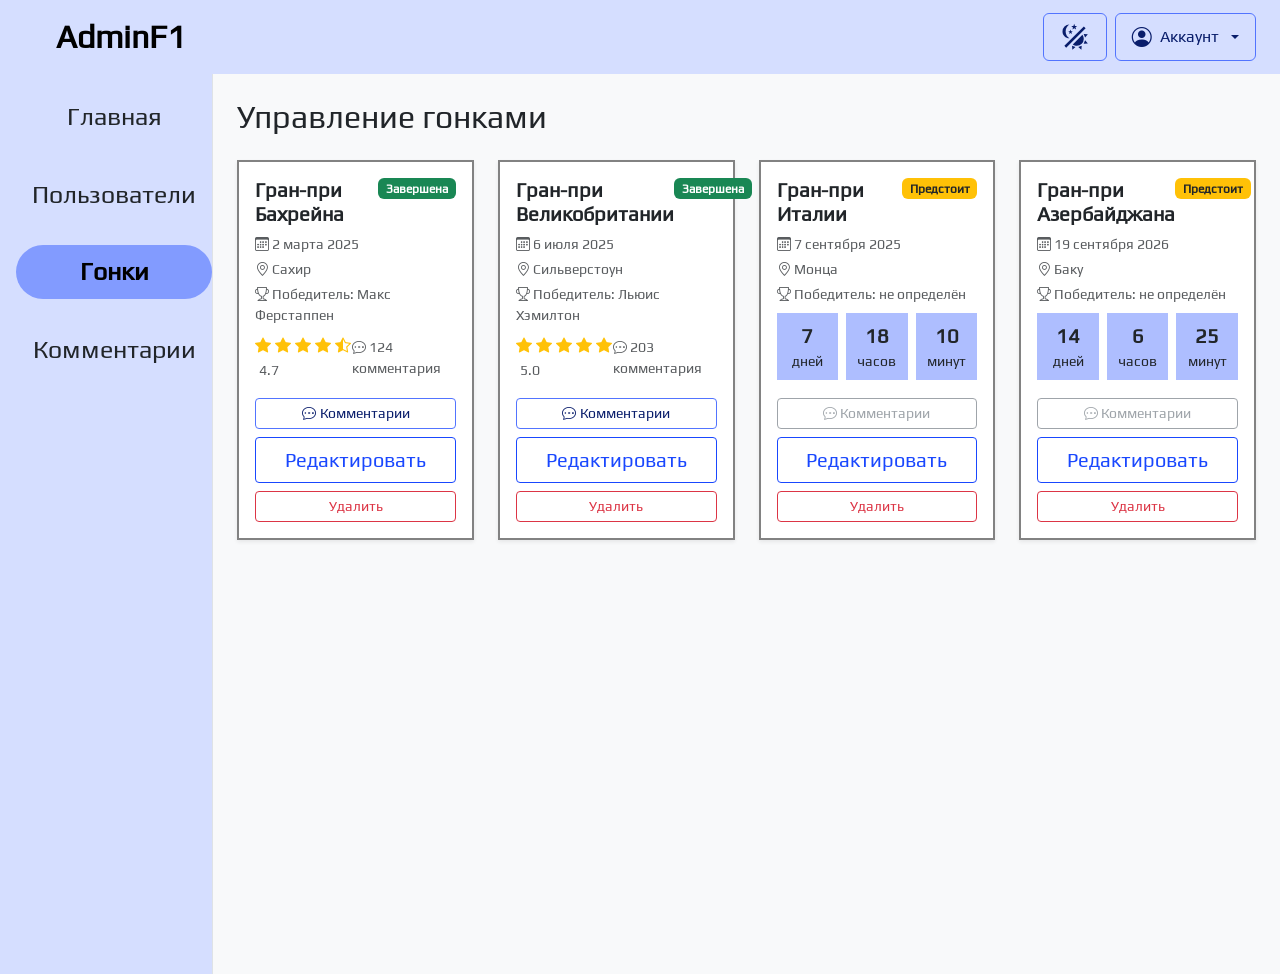
<file: race.html>
<!DOCTYPE html>
<html lang="ru" data-bs-theme="light">

<head>
  <meta charset="UTF-8" />
  <meta name="viewport" content="width=device-width, initial-scale=1.0" />
  <title>Гонки — AdminF1</title>

  <link href="https://cdn.jsdelivr.net/npm/bootstrap@5.3.3/dist/css/bootstrap.min.css" rel="stylesheet" />
  <link href="https://cdn.jsdelivr.net/npm/bootstrap-icons@1.11.3/font/bootstrap-icons.min.css" rel="stylesheet" />
  <script src="https://code.jquery.com/jquery-3.7.1.min.js"></script>
  <link rel="stylesheet" href="css/style.css" />
</head>

<body class="bg-body-tertiary body">
  <nav class="navbar bg-body py-2">
    <div class="container-fluid px-3 px-lg-4 d-flex justify-content-between align-items-center">
      <div class="d-flex align-items-center">
        <button class="btn btn-outline-secondary d-lg-none p-2" type="button" data-bs-toggle="offcanvas"
          data-bs-target="#mobileMenu" aria-label="Открыть меню">
          <i class="bi bi-list fs-4"></i>
        </button>
        <a class="navbar-brand fs-2 fw-bold d-none d-lg-inline ms-3 ps-3" href="index.html">AdminF1</a>
      </div>

      <div class="d-flex align-items-center gap-2">
        <button
          class="btn btn-outline-secondary theme-toggle py-2 px-3 d-none d-lg-inline-flex align-items-center justify-content-center"
          type="button" aria-label="Переключить тему">
          <svg width="30" height="30" xmlns="http://www.w3.org/2000/svg" viewBox="0 0 24 24" fill="currentColor">
            <path
              d="M7.5,2C5.71,3.15 4.5,5.18 4.5,7.5C4.5,9.82 5.71,11.85 7.53,13C4.46,13 2,10.54 2,7.5A5.5,5.5 0 0,1 7.5,2M19.07,3.5L20.5,4.93L4.93,20.5L3.5,19.07L19.07,3.5M12.89,5.93L11.41,5L9.97,6L10.39,4.3L9,3.24L10.75,3.12L11.33,1.47L12,3.1L13.73,3.13L12.38,4.26L12.89,5.93M9.59,9.54L8.43,8.81L7.31,9.59L7.65,8.27L6.56,7.44L7.92,7.35L8.37,6.06L8.88,7.33L10.24,7.36L9.19,8.23L9.59,9.54M19,13.5A5.5,5.5 0 0,1 13.5,19C12.28,19 11.15,18.6 10.24,17.93L17.93,10.24C18.6,11.15 19,12.28 19,13.5M14.6,20.08L17.37,18.93L17.13,22.28L14.6,20.08M18.93,17.38L20.08,14.61L22.28,17.15L18.93,17.38M20.08,12.42L18.94,9.64L22.28,9.88L20.08,12.42M9.63,18.93L12.4,20.08L9.87,22.27L9.63,18.93Z" />
          </svg>
        </button>

        <div class="dropdown">
          <button class="btn btn-outline-secondary dropdown-toggle py-2 px-3 d-flex align-items-center gap-2"
            type="button" data-bs-toggle="dropdown" aria-expanded="false">
            <i class="bi bi-person-circle fs-5"></i>
            <span>Аккаунт</span>
          </button>
          <ul class="dropdown-menu dropdown-menu-end shadow-sm border-0 mt-2 py-1">
            <li>
              <a class="dropdown-item py-2 rounded-2" href="auth.html">Выход</a>
            </li>
          </ul>
        </div>
      </div>
    </div>
  </nav>

  <div class="container-fluid px-0">
    <div class="row g-0">
      <aside class="col-lg-3 col-xl-2 d-none d-lg-block bg-body border-end min-vh-100 p-3 my_menu_left">
        <div class="d-flex flex-column gap-3">
          <nav class="nav flex-column gap-4">
            <a class="nav-link text-body px-3 py-2 text-center" href="index.html">
              Главная
            </a>
            <a class="nav-link text-body px-3 py-2 text-center" href="users.html">Пользователи</a>
            <a class="nav-link active fw-semibold bg-body-secondary rounded-pill px-4 py-2 text-center active_color"
              href="race.html">Гонки</a>
            <a class="nav-link text-body px-3 py-2 text-center" href="comments.html">Комментарии</a>
          </nav>
        </div>
      </aside>

      <div class="offcanvas offcanvas-start d-lg-none" tabindex="-1" id="mobileMenu" aria-labelledby="mobileMenuLabel">
        <div class="offcanvas-header">
          <h2 class="offcanvas-title fw-semibold" id="mobileMenuLabel">
            AdminF1
          </h2>
          <button type="button" class="btn-close" data-bs-dismiss="offcanvas" aria-label="Закрыть"></button>
        </div>
        <div class="offcanvas-body">
          <button
            class="btn btn-outline-secondary theme-toggle w-100 py-2 d-flex align-items-center justify-content-center gap-2 mb-3"
            type="button">
            <svg width="35" height="35" xmlns="http://www.w3.org/2000/svg" viewBox="0 0 24 24" fill="currentColor">
              <path
                d="M7.5,2C5.71,3.15 4.5,5.18 4.5,7.5C4.5,9.82 5.71,11.85 7.53,13C4.46,13 2,10.54 2,7.5A5.5,5.5 0 0,1 7.5,2M19.07,3.5L20.5,4.93L4.93,20.5L3.5,19.07L19.07,3.5M12.89,5.93L11.41,5L9.97,6L10.39,4.3L9,3.24L10.75,3.12L11.33,1.47L12,3.1L13.73,3.13L12.38,4.26L12.89,5.93M9.59,9.54L8.43,8.81L7.31,9.59L7.65,8.27L6.56,7.44L7.92,7.35L8.37,6.06L8.88,7.33L10.24,7.36L9.19,8.23L9.59,9.54M19,13.5A5.5,5.5 0 0,1 13.5,19C12.28,19 11.15,18.6 10.24,17.93L17.93,10.24C18.6,11.15 19,12.28 19,13.5M14.6,20.08L17.37,18.93L17.13,22.28L14.6,20.08M18.93,17.38L20.08,14.61L22.28,17.15L18.93,17.38M20.08,12.42L18.94,9.64L22.28,9.88L20.08,12.42M9.63,18.93L12.4,20.08L9.87,22.27L9.63,18.93Z" />
            </svg>
          </button>
          <nav class="nav flex-column gap-2">
            <a class="nav-link text-body px-3 py-2 text-center" href="index.html">Главная</a>
            <a class="nav-link text-body px-3 py-2 text-center" href="users.html">Пользователи</a>
            <a class="nav-link active fw-semibold bg-body-secondary rounded-pill px-4 py-2 text-center active_color"
              href="race.html">Гонки</a>
            <a class="nav-link text-body px-3 py-2 text-center" href="comments.html">Комментарии</a>
          </nav>
        </div>
      </div>

      <main class="col-12 col-lg-9 col-xl-10 p-3 p-md-4">
        <div class="d-flex flex-wrap justify-content-between align-items-center gap-3 mb-4">
          <h2 class="m-0">Управление гонками</h2>
        </div>

        <div class="row g-4">
          <div class="col-12 col-sm-6 col-lg-4 col-xl-3">
            <div class="card h-100 rounded-0 shadow-sm">
              <div class="card-body d-flex flex-column">
                <div class="d-flex justify-content-between align-items-start mb-2">
                  <h5 class="card-title fw-bold mb-0">Гран-при Бахрейна</h5>
                  <span class="badge bg-success">Завершена</span>
                </div>
                <p class="card-text text-muted small mb-1">
                  <i class="bi bi-calendar3"></i> 2 марта 2025
                </p>
                <p class="card-text text-muted small mb-1">
                  <i class="bi bi-geo-alt"></i> Сахир
                </p>
                <p class="card-text text-muted small mb-2">
                  <i class="bi bi-trophy"></i> Победитель: Макс Ферстаппен
                </p>
                <div class="d-flex justify-content-between align-items-center mb-3">
                  <div class="text-warning">
                    <i class="bi bi-star-fill"></i>
                    <i class="bi bi-star-fill"></i>
                    <i class="bi bi-star-fill"></i>
                    <i class="bi bi-star-fill"></i>
                    <i class="bi bi-star-half"></i>
                    <span class="text-muted small ms-1">4.7</span>
                  </div>
                  <div class="text-muted small">
                    <i class="bi bi-chat-dots"></i> 124 комментария
                  </div>
                </div>
                <div class="mt-auto d-flex gap-2 flex-wrap">
                  <a href="comments.html#bahreyn"
                    class="color_button_comments btn btn-outline-secondary btn-sm flex-grow-1 d-flex align-items-center justify-content-center gap-1">
                    <i class="bi bi-chat-dots"></i> Комментарии
                  </a>
                  <button class="btn btn-outline-primary btn-sm flex-grow-1" data-bs-toggle="modal"
                    data-bs-target="#editRaceModal">
                    Редактировать
                  </button>
                  <button class="btn btn-outline-danger btn-sm flex-grow-1" data-bs-toggle="modal"
                    data-bs-target="#deleteRaceModal">
                    Удалить
                  </button>
                </div>
              </div>
            </div>
          </div>

          <div class="col-12 col-sm-6 col-lg-4 col-xl-3">
            <div class="card h-100 rounded-0 shadow-sm">
              <div class="card-body d-flex flex-column">
                <div class="d-flex justify-content-between align-items-start mb-2">
                  <h5 class="card-title fw-bold mb-0">
                    Гран-при Великобритании
                  </h5>
                  <span class="badge bg-success">Завершена</span>
                </div>
                <p class="card-text text-muted small mb-1">
                  <i class="bi bi-calendar3"></i> 6 июля 2025
                </p>
                <p class="card-text text-muted small mb-1">
                  <i class="bi bi-geo-alt"></i> Сильверстоун
                </p>
                <p class="card-text text-muted small mb-2">
                  <i class="bi bi-trophy"></i> Победитель: Льюис Хэмилтон
                </p>
                <div class="d-flex justify-content-between align-items-center mb-3">
                  <div class="text-warning">
                    <i class="bi bi-star-fill"></i>
                    <i class="bi bi-star-fill"></i>
                    <i class="bi bi-star-fill"></i>
                    <i class="bi bi-star-fill"></i>
                    <i class="bi bi-star-fill"></i>
                    <span class="text-muted small ms-1">5.0</span>
                  </div>
                  <div class="text-muted small">
                    <i class="bi bi-chat-dots"></i> 203 комментария
                  </div>
                </div>
                <div class="mt-auto d-flex gap-2 flex-wrap">
                  <a href="comments.html#UK"
                    class="color_button_comments btn btn-outline-secondary btn-sm flex-grow-1 d-flex align-items-center justify-content-center gap-1">
                    <i class="bi bi-chat-dots"></i> Комментарии
                  </a>
                  <button class="btn btn-outline-primary btn-sm flex-grow-1" data-bs-toggle="modal"
                    data-bs-target="#editRaceModal">
                    Редактировать
                  </button>
                  <button class="btn btn-outline-danger btn-sm flex-grow-1" data-bs-toggle="modal"
                    data-bs-target="#deleteRaceModal">
                    Удалить
                  </button>
                </div>
              </div>
            </div>
          </div>

          <div class="col-12 col-sm-6 col-lg-4 col-xl-3">
            <div class="card h-100 rounded-0 shadow-sm">
              <div class="card-body d-flex flex-column">
                <div class="d-flex justify-content-between align-items-start mb-2">
                  <h5 class="card-title fw-bold mb-0">Гран-при Италии</h5>
                  <span class="badge bg-warning text-dark">Предстоит</span>
                </div>
                <p class="card-text text-muted small mb-1">
                  <i class="bi bi-calendar3"></i> 7 сентября 2025
                </p>
                <p class="card-text text-muted small mb-1">
                  <i class="bi bi-geo-alt"></i> Монца
                </p>
                <p class="card-text text-muted small mb-2">
                  <i class="bi bi-trophy"></i> Победитель: не определён
                </p>
                <div class="row justify-content-center g-2 mb-3">
                  <div class="col-4">
                    <div class="bg-body-secondary py-2 text-center timer_color">
                      <div class="fs-5 fw-semibold">7</div>
                      <div class="small">дней</div>
                    </div>
                  </div>
                  <div class="col-4">
                    <div class="bg-body-secondary py-2 text-center timer_color">
                      <div class="fs-5 fw-semibold">18</div>
                      <div class="small">часов</div>
                    </div>
                  </div>
                  <div class="col-4">
                    <div class="bg-body-secondary py-2 text-center timer_color">
                      <div class="fs-5 fw-semibold">10</div>
                      <div class="small">минут</div>
                    </div>
                  </div>
                </div>
                <div class="mt-auto d-flex gap-2 flex-wrap">
                  <button class="btn btn-outline-secondary btn-sm flex-grow-1 text-center" disabled>
                    <i class="bi bi-chat-dots"></i> Комментарии
                  </button>
                  <button class="btn btn-outline-primary btn-sm flex-grow-1" data-bs-toggle="modal"
                    data-bs-target="#editRaceModal">
                    Редактировать
                  </button>
                  <button class="btn btn-outline-danger btn-sm flex-grow-1" data-bs-toggle="modal"
                    data-bs-target="#deleteRaceModal">
                    Удалить
                  </button>
                </div>
              </div>
            </div>
          </div>

          <div class="col-12 col-sm-6 col-lg-4 col-xl-3">
            <div class="card h-100 rounded-0 shadow-sm">
              <div class="card-body d-flex flex-column">
                <div class="d-flex justify-content-between align-items-start mb-2">
                  <h5 class="card-title fw-bold mb-0">
                    Гран-при Азербайджана
                  </h5>
                  <span class="badge bg-warning text-dark">Предстоит</span>
                </div>
                <p class="card-text text-muted small mb-1">
                  <i class="bi bi-calendar3"></i> 19 сентября 2026
                </p>
                <p class="card-text text-muted small mb-1">
                  <i class="bi bi-geo-alt"></i> Баку
                </p>
                <p class="card-text text-muted small mb-2">
                  <i class="bi bi-trophy"></i> Победитель: не определён
                </p>
                <div class="row justify-content-center g-2 mb-3">
                  <div class="col-4">
                    <div class="bg-body-secondary py-2 text-center timer_color">
                      <div class="fs-5 fw-semibold">14</div>
                      <div class="small">дней</div>
                    </div>
                  </div>
                  <div class="col-4">
                    <div class="bg-body-secondary py-2 text-center timer_color">
                      <div class="fs-5 fw-semibold">6</div>
                      <div class="small">часов</div>
                    </div>
                  </div>
                  <div class="col-4">
                    <div class="bg-body-secondary py-2 text-center timer_color">
                      <div class="fs-5 fw-semibold">25</div>
                      <div class="small">минут</div>
                    </div>
                  </div>
                </div>
                <div class="mt-auto d-flex gap-2 flex-wrap">
                  <button class="btn btn-outline-secondary btn-sm flex-grow-1 text-center" disabled>
                    <i class="bi bi-chat-dots"></i> Комментарии
                  </button>
                  <button class="btn btn-outline-primary btn-sm flex-grow-1" data-bs-toggle="modal"
                    data-bs-target="#editRaceModal">
                    Редактировать
                  </button>
                  <button class="btn btn-outline-danger btn-sm flex-grow-1" data-bs-toggle="modal"
                    data-bs-target="#deleteRaceModal">
                    Удалить
                  </button>
                </div>
              </div>
            </div>
          </div>
        </div>
      </main>
    </div>
  </div>

  <div class="modal fade" id="editRaceModal" tabindex="-1" aria-labelledby="editRaceModalLabel" aria-hidden="true">
    <div class="modal-dialog modal-dialog-centered">
      <div class="modal-content rounded-3 shadow">
        <div class="modal-header border-bottom-0">
          <h5 class="modal-title fw-bold fs-4" id="editRaceModalLabel">
            <i class="bi bi-pencil-square me-2"></i>Редактирование гонки
          </h5>
          <button type="button" class="btn-close" data-bs-dismiss="modal" aria-label="Закрыть"></button>
        </div>
        <div class="modal-body pt-0">
          <form id="editRaceForm">
            <div class="mb-3">
              <label for="editName" class="form-label fw-semibold">Название</label>
              <div class="input-group">
                <input type="text" class="form-control" id="editName" value="Гран-при Бахрейна" />
              </div>
            </div>
            <div class="mb-3">
              <label for="editDate" class="form-label fw-semibold">Дата проведения</label>
              <div class="input-group">
                <input type="date" class="form-control" id="editDate" value="2025-03-02" />
              </div>
            </div>
            <div class="mb-3">
              <label for="editCircuit" class="form-label fw-semibold">Трасса</label>
              <div class="input-group">
                <input type="text" class="form-control" id="editCircuit" value="Сахир" />
              </div>
            </div>
            <div class="mb-3">
              <label for="editWinner" class="form-label fw-semibold">Победитель</label>
              <div class="input-group">
                <input type="text" class="form-control" id="editWinner" value=""
                  placeholder="Если завершена" />
              </div>
            </div>
            <div class="mb-4">
              <label for="editStatus" class="form-label fw-semibold">Статус</label>
              <select class="form-select" id="editStatus">
                <option value="finished" selected>Завершена</option>
                <option value="upcoming">Предстоит</option>
              </select>
            </div>
          </form>
        </div>
        <div class="modal-footer border-top-0">
          <button type="button" class="btn btn-outline-danger btn-lg flex-grow-1 py-2" data-bs-dismiss="modal">
            Отмена
          </button>
          <button type="button" class="btn btn-outline-primary flex-grow-1 py-2" id="saveEditBtn"
            data-bs-dismiss="modal">
            Сохранить
          </button>
        </div>
      </div>
    </div>
  </div>

  <div class="modal fade" id="deleteRaceModal" tabindex="-1" aria-hidden="true">
    <div class="modal-dialog modal-dialog-centered">
      <div class="modal-content rounded-0">
        <div class="modal-header bg-body">
          <h5 class="modal-title fw-semibold text-danger"><i class="bi bi-exclamation-triangle-fill me-2"></i>Удаление гонки</h5>
          <button type="button" class="btn-close" data-bs-dismiss="modal"></button>
        </div>
        <div class="modal-body">
          <p><strong>Внимание!</strong> Это действие необратимо.</p>
          <p>Все данные о гонке, включая комментарии, будут удалены навсегда.</p>
          <p class="mb-0">Вы уверены?</p>
        </div>
        <div class="modal-footer">
          <button type="button" class="btn btn-outline-secondary rounded-0" data-bs-dismiss="modal">Отмена</button>
          <button type="button" class="btn btn-danger rounded-0" data-bs-dismiss="modal">Удалить навсегда</button>
        </div>
      </div>
    </div>
  </div>

  <script src="js/theme.js"></script>
  <script src="https://cdn.jsdelivr.net/npm/bootstrap@5.3.3/dist/js/bootstrap.bundle.min.js"></script>
</body>

</html>
</file>
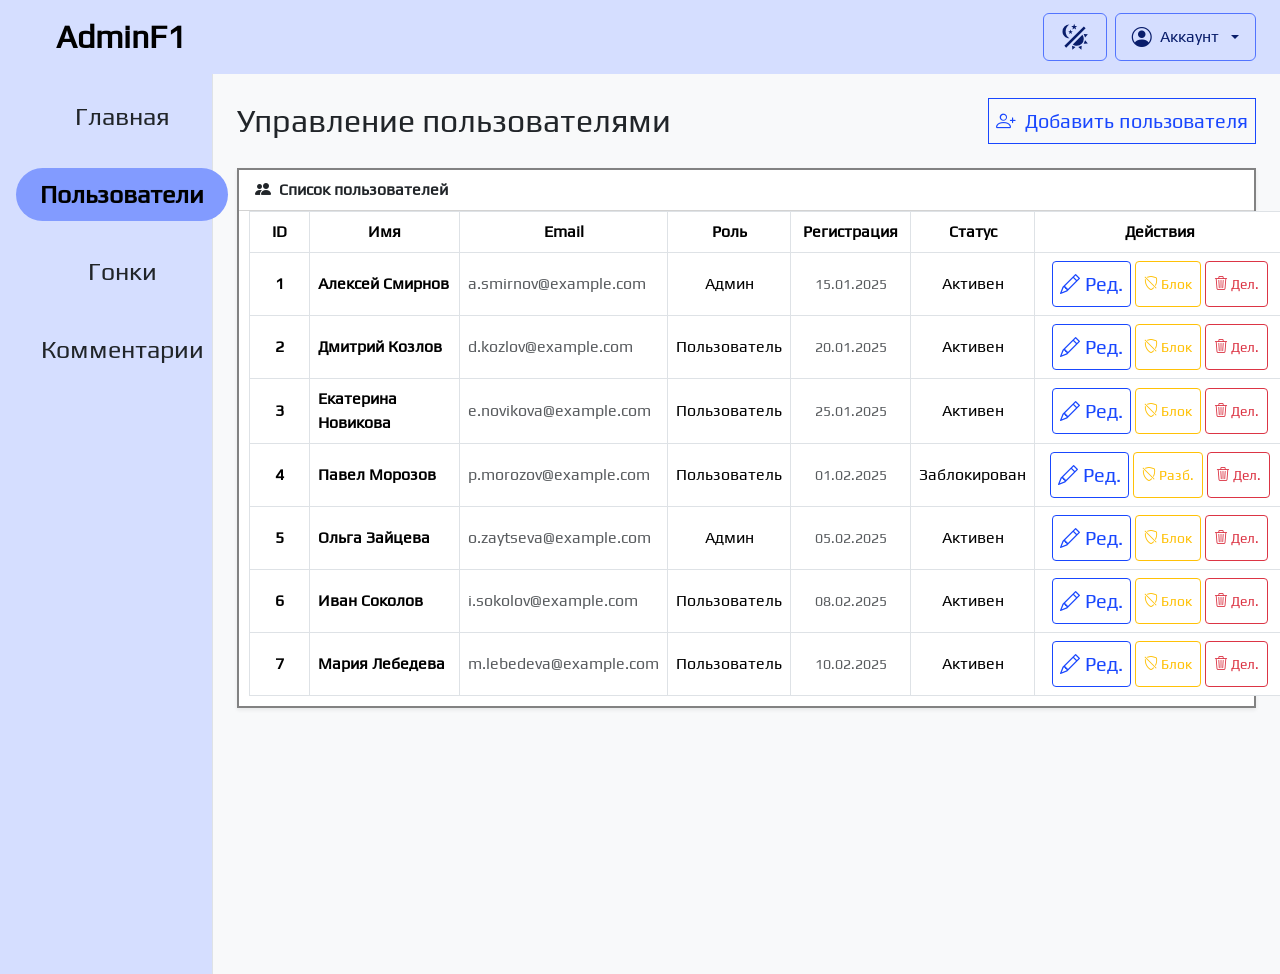
<file: users.html>
<!DOCTYPE html>
<html lang="ru" data-bs-theme="light">
<head>
  <meta charset="UTF-8" />
  <meta name="viewport" content="width=device-width, initial-scale=1.0" />
  <title>Пользователи — AdminF1</title>

  <link href="https://cdn.jsdelivr.net/npm/bootstrap@5.3.3/dist/css/bootstrap.min.css" rel="stylesheet" />
  <link href="https://cdn.jsdelivr.net/npm/bootstrap-icons@1.11.3/font/bootstrap-icons.min.css" rel="stylesheet" />
  <script src="https://code.jquery.com/jquery-3.7.1.min.js"></script>
  <link rel="stylesheet" href="css/style.css" />
</head>

<body class="bg-body-tertiary body">
  <nav class="navbar bg-body py-2">
    <div class="container-fluid px-3 px-lg-4 d-flex justify-content-between align-items-center">
      <div class="d-flex align-items-center">
        <button class="btn btn-outline-secondary d-lg-none p-2" type="button" data-bs-toggle="offcanvas" data-bs-target="#mobileMenu" aria-label="Открыть меню">
          <i class="bi bi-list fs-4"></i>
        </button>
        <a class="navbar-brand fs-2 fw-bold d-none d-lg-inline ms-3 ps-3" href="index.html">AdminF1</a>
      </div>
      <div class="d-flex align-items-center gap-2">
        <button class="btn btn-outline-secondary theme-toggle py-2 px-3 d-none d-lg-inline-flex align-items-center justify-content-center" type="button" aria-label="Переключить тему">
          <svg width="30" height="30" xmlns="http://www.w3.org/2000/svg" viewBox="0 0 24 24" fill="currentColor">
            <path d="M7.5,2C5.71,3.15 4.5,5.18 4.5,7.5C4.5,9.82 5.71,11.85 7.53,13C4.46,13 2,10.54 2,7.5A5.5,5.5 0 0,1 7.5,2M19.07,3.5L20.5,4.93L4.93,20.5L3.5,19.07L19.07,3.5M12.89,5.93L11.41,5L9.97,6L10.39,4.3L9,3.24L10.75,3.12L11.33,1.47L12,3.1L13.73,3.13L12.38,4.26L12.89,5.93M9.59,9.54L8.43,8.81L7.31,9.59L7.65,8.27L6.56,7.44L7.92,7.35L8.37,6.06L8.88,7.33L10.24,7.36L9.19,8.23L9.59,9.54M19,13.5A5.5,5.5 0 0,1 13.5,19C12.28,19 11.15,18.6 10.24,17.93L17.93,10.24C18.6,11.15 19,12.28 19,13.5M14.6,20.08L17.37,18.93L17.13,22.28L14.6,20.08M18.93,17.38L20.08,14.61L22.28,17.15L18.93,17.38M20.08,12.42L18.94,9.64L22.28,9.88L20.08,12.42M9.63,18.93L12.4,20.08L9.87,22.27L9.63,18.93Z" />
          </svg>
        </button>
        <div class="dropdown">
          <button class="btn btn-outline-secondary dropdown-toggle py-2 px-3 d-flex align-items-center gap-2" type="button" data-bs-toggle="dropdown" aria-expanded="false">
            <i class="bi bi-person-circle fs-5"></i>
            <span>Аккаунт</span>
          </button>
          <ul class="dropdown-menu dropdown-menu-end shadow-sm border-0 mt-2 py-1">
            <li><a class="dropdown-item py-2 rounded-2" href="auth.html">Выход</a></li>
          </ul>
        </div>
      </div>
    </div>
  </nav>

  <div class="container-fluid px-0">
    <div class="row g-0">
      <aside class="col-lg-3 col-xl-2 d-none d-lg-block bg-body border-end min-vh-100 p-3 my_menu_left">
        <div class="d-flex flex-column gap-3">
          <nav class="nav flex-column gap-4">
            <a class="nav-link text-body px-3 py-2 text-center" href="index.html">Главная</a>
            <a class="nav-link active fw-semibold bg-body-secondary rounded-pill px-4 py-2 text-center active_color" href="users.html">Пользователи</a>
            <a class="nav-link text-body px-3 py-2 text-center" href="race.html">Гонки</a>
            <a class="nav-link text-body px-3 py-2 text-center" href="comments.html">Комментарии</a>
          </nav>
        </div>
      </aside>

      <div class="offcanvas offcanvas-start d-lg-none" tabindex="-1" id="mobileMenu" aria-labelledby="mobileMenuLabel">
        <div class="offcanvas-header">
          <h2 class="offcanvas-title fw-semibold" id="mobileMenuLabel">AdminF1</h2>
          <button type="button" class="btn-close" data-bs-dismiss="offcanvas" aria-label="Закрыть"></button>
        </div>
        <div class="offcanvas-body">
          <button class="btn btn-outline-secondary theme-toggle w-100 py-2 d-flex align-items-center justify-content-center gap-2 mb-3" type="button">
            <svg width="35" height="35" xmlns="http://www.w3.org/2000/svg" viewBox="0 0 24 24" fill="currentColor">
              <path d="M7.5,2C5.71,3.15 4.5,5.18 4.5,7.5C4.5,9.82 5.71,11.85 7.53,13C4.46,13 2,10.54 2,7.5A5.5,5.5 0 0,1 7.5,2M19.07,3.5L20.5,4.93L4.93,20.5L3.5,19.07L19.07,3.5M12.89,5.93L11.41,5L9.97,6L10.39,4.3L9,3.24L10.75,3.12L11.33,1.47L12,3.1L13.73,3.13L12.38,4.26L12.89,5.93M9.59,9.54L8.43,8.81L7.31,9.59L7.65,8.27L6.56,7.44L7.92,7.35L8.37,6.06L8.88,7.33L10.24,7.36L9.19,8.23L9.59,9.54M19,13.5A5.5,5.5 0 0,1 13.5,19C12.28,19 11.15,18.6 10.24,17.93L17.93,10.24C18.6,11.15 19,12.28 19,13.5M14.6,20.08L17.37,18.93L17.13,22.28L14.6,20.08M18.93,17.38L20.08,14.61L22.28,17.15L18.93,17.38M20.08,12.42L18.94,9.64L22.28,9.88L20.08,12.42M9.63,18.93L12.4,20.08L9.87,22.27L9.63,18.93Z" />
            </svg>
          </button>
          <nav class="nav flex-column gap-2">
            <a class="nav-link text-body px-3 py-2 text-center" href="index.html">Главная</a>
            <a class="nav-link active fw-semibold bg-body-secondary rounded-pill px-4 py-2 text-center active_color" href="users.html">Пользователи</a>
            <a class="nav-link text-body px-3 py-2 text-center" href="race.html">Гонки</a>
            <a class="nav-link text-body px-3 py-2 text-center" href="comments.html">Комментарии</a>
          </nav>
        </div>
      </div>

      <main class="col-12 col-lg-9 col-xl-10 p-3 p-md-4">
        <div class="d-flex flex-wrap justify-content-between align-items-center gap-3 mb-4">
          <h2 class="m-0">Управление пользователями</h2>
          <button class="btn btn-outline-primary rounded-0" data-bs-toggle="modal" data-bs-target="#addUserModal">
            <i class="bi bi-person-plus me-1"></i> Добавить пользователя
          </button>
        </div>

        <div class="card rounded-0 shadow-sm">
          <div class="card-header bg-body fw-semibold">
            <i class="bi bi-people-fill me-2"></i>Список пользователей
          </div>
          <div class="card-body p-0">
            <div class="table-responsive-lg">
              <table class="table table-hover table-bordered align-middle mb-0 users-table">
                <thead class="table">
                  <tr class="text-center">
                    <th style="min-width: 60px">ID</th>
                    <th style="min-width: 150px">Имя</th>
                    <th style="min-width: 200px">Email</th>
                    <th style="min-width: 120px">Роль</th>
                    <th style="min-width: 120px">Регистрация</th>
                    <th style="min-width: 110px">Статус</th>
                    <th style="min-width: 250px">Действия</th>
                  </tr>
                </thead>
                <tbody>
                  <tr>
                    <td data-label="ID" class="text-center fw-semibold">1</td>
                    <td data-label="Имя" class="fw-semibold">Алексей Смирнов</td>
                    <td data-label="Email" class="text-muted">a.smirnov@example.com</td>
                    <td data-label="Роль" class="text-center"><span class="badge-role-admin">Админ</span></td>
                    <td data-label="Регистрация" class="text-muted small text-center">15.01.2025</td>
                    <td data-label="Статус" class="text-center"><span class="badge-status-active">Активен</span></td>
                    <td data-label="Действия" class="text-center">
                      <div class="action-buttons d-flex flex-wrap gap-1 justify-content-center">
                        <button class="btn btn-sm btn-outline-primary" data-bs-toggle="modal" data-bs-target="#editUserModal"><i class="bi bi-pencil"></i> Ред.</button>
                        <button class="btn btn-sm btn-outline-warning" data-bs-toggle="modal" data-bs-target="#blockUserModal"><i class="bi bi-shield-slash"></i> Блок</button>
                        <button class="btn btn-sm btn-outline-danger" data-bs-toggle="modal" data-bs-target="#deleteUserModal"><i class="bi bi-trash3"></i> Дел.</button>
                      </div>
                    </td>
                  </tr>
                  <tr>
                    <td data-label="ID" class="text-center fw-semibold">2</td>
                    <td data-label="Имя" class="fw-semibold">Дмитрий Козлов</td>
                    <td data-label="Email" class="text-muted">d.kozlov@example.com</td>
                    <td data-label="Роль" class="text-center"><span class="badge-role-user">Пользователь</span></td>
                    <td data-label="Регистрация" class="text-muted small text-center">20.01.2025</td>
                    <td data-label="Статус" class="text-center"><span class="badge-status-active">Активен</span></td>
                    <td data-label="Действия" class="text-center">
                      <div class="action-buttons d-flex flex-wrap gap-1 justify-content-center">
                        <button class="btn btn-sm btn-outline-primary" data-bs-toggle="modal" data-bs-target="#editUserModal"><i class="bi bi-pencil"></i> Ред.</button>
                        <button class="btn btn-sm btn-outline-warning" data-bs-toggle="modal" data-bs-target="#blockUserModal"><i class="bi bi-shield-slash"></i> Блок</button>
                        <button class="btn btn-sm btn-outline-danger" data-bs-toggle="modal" data-bs-target="#deleteUserModal"><i class="bi bi-trash3"></i> Дел.</button>
                      </div>
                    </td>
                  </tr>
                  <tr>
                    <td data-label="ID" class="text-center fw-semibold">3</td>
                    <td data-label="Имя" class="fw-semibold">Екатерина Новикова</td>
                    <td data-label="Email" class="text-muted">e.novikova@example.com</td>
                    <td data-label="Роль" class="text-center"><span class="badge-role-user">Пользователь</span></td>
                    <td data-label="Регистрация" class="text-muted small text-center">25.01.2025</td>
                    <td data-label="Статус" class="text-center"><span class="badge-status-active">Активен</span></td>
                    <td data-label="Действия" class="text-center">
                      <div class="action-buttons d-flex flex-wrap gap-1 justify-content-center">
                        <button class="btn btn-sm btn-outline-primary" data-bs-toggle="modal" data-bs-target="#editUserModal"><i class="bi bi-pencil"></i> Ред.</button>
                        <button class="btn btn-sm btn-outline-warning" data-bs-toggle="modal" data-bs-target="#blockUserModal"><i class="bi bi-shield-slash"></i> Блок</button>
                        <button class="btn btn-sm btn-outline-danger" data-bs-toggle="modal" data-bs-target="#deleteUserModal"><i class="bi bi-trash3"></i> Дел.</button>
                      </div>
                    </td>
                  </tr>
                  <tr>
                    <td data-label="ID" class="text-center fw-semibold">4</td>
                    <td data-label="Имя" class="fw-semibold">Павел Морозов</td>
                    <td data-label="Email" class="text-muted">p.morozov@example.com</td>
                    <td data-label="Роль" class="text-center"><span class="badge-role-user">Пользователь</span></td>
                    <td data-label="Регистрация" class="text-muted small text-center">01.02.2025</td>
                    <td data-label="Статус" class="text-center"><span class="badge-status-blocked">Заблокирован</span></td>
                    <td data-label="Действия" class="text-center">
                      <div class="action-buttons d-flex flex-wrap gap-1 justify-content-center">
                        <button class="btn btn-sm btn-outline-primary" data-bs-toggle="modal" data-bs-target="#editUserModal"><i class="bi bi-pencil"></i> Ред.</button>
                        <button class="btn btn-sm btn-outline-warning" data-bs-toggle="modal" data-bs-target="#blockUserModal"><i class="bi bi-shield-slash"></i> Разб.</button>
                        <button class="btn btn-sm btn-outline-danger" data-bs-toggle="modal" data-bs-target="#deleteUserModal"><i class="bi bi-trash3"></i> Дел.</button>
                      </div>
                    </td>
                  </tr>
                  <tr>
                    <td data-label="ID" class="text-center fw-semibold">5</td>
                    <td data-label="Имя" class="fw-semibold">Ольга Зайцева</td>
                    <td data-label="Email" class="text-muted">o.zaytseva@example.com</td>
                    <td data-label="Роль" class="text-center"><span class="badge-role-admin">Админ</span></td>
                    <td data-label="Регистрация" class="text-muted small text-center">05.02.2025</td>
                    <td data-label="Статус" class="text-center"><span class="badge-status-active">Активен</span></td>
                    <td data-label="Действия" class="text-center">
                      <div class="action-buttons d-flex flex-wrap gap-1 justify-content-center">
                        <button class="btn btn-sm btn-outline-primary" data-bs-toggle="modal" data-bs-target="#editUserModal"><i class="bi bi-pencil"></i> Ред.</button>
                        <button class="btn btn-sm btn-outline-warning" data-bs-toggle="modal" data-bs-target="#blockUserModal"><i class="bi bi-shield-slash"></i> Блок</button>
                        <button class="btn btn-sm btn-outline-danger" data-bs-toggle="modal" data-bs-target="#deleteUserModal"><i class="bi bi-trash3"></i> Дел.</button>
                      </div>
                    </td>
                  </tr>
                  <tr>
                    <td data-label="ID" class="text-center fw-semibold">6</td>
                    <td data-label="Имя" class="fw-semibold">Иван Соколов</td>
                    <td data-label="Email" class="text-muted">i.sokolov@example.com</td>
                    <td data-label="Роль" class="text-center"><span class="badge-role-user">Пользователь</span></td>
                    <td data-label="Регистрация" class="text-muted small text-center">08.02.2025</td>
                    <td data-label="Статус" class="text-center"><span class="badge-status-active">Активен</span></td>
                    <td data-label="Действия" class="text-center">
                      <div class="action-buttons d-flex flex-wrap gap-1 justify-content-center">
                        <button class="btn btn-sm btn-outline-primary" data-bs-toggle="modal" data-bs-target="#editUserModal"><i class="bi bi-pencil"></i> Ред.</button>
                        <button class="btn btn-sm btn-outline-warning" data-bs-toggle="modal" data-bs-target="#blockUserModal"><i class="bi bi-shield-slash"></i> Блок</button>
                        <button class="btn btn-sm btn-outline-danger" data-bs-toggle="modal" data-bs-target="#deleteUserModal"><i class="bi bi-trash3"></i> Дел.</button>
                      </div>
                    </td>
                  </tr>
                  <tr>
                    <td data-label="ID" class="text-center fw-semibold">7</td>
                    <td data-label="Имя" class="fw-semibold">Мария Лебедева</td>
                    <td data-label="Email" class="text-muted">m.lebedeva@example.com</td>
                    <td data-label="Роль" class="text-center"><span class="badge-role-user">Пользователь</span></td>
                    <td data-label="Регистрация" class="text-muted small text-center">10.02.2025</td>
                    <td data-label="Статус" class="text-center"><span class="badge-status-active">Активен</span></td>
                    <td data-label="Действия" class="text-center">
                      <div class="action-buttons d-flex flex-wrap gap-1 justify-content-center">
                        <button class="btn btn-sm btn-outline-primary" data-bs-toggle="modal" data-bs-target="#editUserModal"><i class="bi bi-pencil"></i> Ред.</button>
                        <button class="btn btn-sm btn-outline-warning" data-bs-toggle="modal" data-bs-target="#blockUserModal"><i class="bi bi-shield-slash"></i> Блок</button>
                        <button class="btn btn-sm btn-outline-danger" data-bs-toggle="modal" data-bs-target="#deleteUserModal"><i class="bi bi-trash3"></i> Дел.</button>
                      </div>
                    </td>
                  </tr>
                </tbody>
              </table>
            </div>
          </div>
        </div>
      </main>
    </div>
  </div>

  <div class="modal fade" id="addUserModal" tabindex="-1" aria-hidden="true">
    <div class="modal-dialog modal-dialog-centered">
      <div class="modal-content rounded-0">
        <div class="modal-header bg-body">
          <h5 class="modal-title fw-semibold"><i class="bi bi-person-plus me-2"></i>Добавить пользователя</h5>
          <button type="button" class="btn-close" data-bs-dismiss="modal"></button>
        </div>
        <div class="modal-body">
          <form>
            <div class="mb-3">
              <label class="form-label fw-semibold">Имя</label>
              <input type="text" class="form-control rounded-0" placeholder="Иван Иванов">
            </div>
            <div class="mb-3">
              <label class="form-label fw-semibold">Email</label>
              <input type="email" class="form-control rounded-0" placeholder="ivan@example.com">
            </div>
            <div class="mb-3">
              <label class="form-label fw-semibold">Password hash</label>
              <input type="text" class="form-control rounded-0" placeholder="Хэш пароля (например, $2y$10$...)">
            </div>
            <div class="mb-4">
              <label class="form-label fw-semibold">Роль</label>
              <select class="form-select rounded-0">
                <option>Пользователь</option>
                <option>Админ</option>
              </select>
            </div>
          </form>
        </div>
        <div class="modal-footer">
           <button type="button" class="btn btn-lg btn-outline-danger rounded-0" data-bs-dismiss="modal">Отмена</button>
        <button type="button" class="btn btn-sm btn-outline-primary " data-bs-dismiss="modal">Создать</button>
        </div>
      </div>
    </div>
  </div>

  <div class="modal fade" id="editUserModal" tabindex="-1" aria-hidden="true">
  <div class="modal-dialog modal-dialog-centered">
    <div class="modal-content rounded-0">
      <div class="modal-header bg-body">
        <h5 class="modal-title fw-semibold"><i class="bi bi-pencil-square me-2"></i>Редактирование пользователя</h5>
        <button type="button" class="btn-close" data-bs-dismiss="modal"></button>
      </div>
      <div class="modal-body">
        <form>
          <div class="mb-3">
            <label class="form-label fw-semibold">Имя</label>
            <input type="text" class="form-control rounded-0" placeholder="Имя пользователя">
          </div>
          <div class="mb-3">
            <label class="form-label fw-semibold">Email</label>
            <input type="email" class="form-control rounded-0" placeholder="user@example.com">
          </div>
          <div class="mb-3">
            <label class="form-label fw-semibold">Password hash</label>
            <input type="text" class="form-control rounded-0" placeholder="Новый хэш пароля">
          </div>
          <div class="mb-3">
            <label class="form-label fw-semibold">Роль</label>
            <select class="form-select rounded-0">
              <option>Пользователь</option>
              <option>Админ</option>
            </select>
          </div>
          <div class="mb-4">
            <label class="form-label fw-semibold">Статус</label>
            <select class="form-select rounded-0">
              <option>Активен</option>
              <option>Заблокирован</option>
            </select>
          </div>
        </form>
      </div>
      <div class="modal-footer">
        <button type="button" class="btn btn-lg btn-outline-danger rounded-0" data-bs-dismiss="modal">Отмена</button>
        <button type="button" class="btn btn-sm btn-outline-primary " data-bs-dismiss="modal">Сохранить</button>
      </div>
    </div>
  </div>
</div>

  <div class="modal fade" id="blockUserModal" tabindex="-1" aria-hidden="true">
    <div class="modal-dialog modal-dialog-centered">
      <div class="modal-content rounded-0">
        <div class="modal-header bg-body">
          <h5 class="modal-title fw-semibold"><i class="bi bi-shield-slash me-2"></i>Блокировка / Разблокировка</h5>
          <button type="button" class="btn-close" data-bs-dismiss="modal"></button>
        </div>
        <div class="modal-body">
          <p>Вы действительно хотите изменить статус пользователя?</p>
          <p class="text-muted small mb-0">Статус будет изменён на противоположный.</p>
        </div>
        <div class="modal-footer">
          <button type="button" class="btn btn-outline-secondary rounded-0" data-bs-dismiss="modal">Отмена</button>
          <button type="button" class="btn btn-warning rounded-0" data-bs-dismiss="modal">Подтвердить</button>
        </div>
      </div>
    </div>
  </div>

  <div class="modal fade" id="deleteUserModal" tabindex="-1" aria-hidden="true">
    <div class="modal-dialog modal-dialog-centered">
      <div class="modal-content rounded-0">
        <div class="modal-header bg-body">
          <h5 class="modal-title fw-semibold text-danger"><i class="bi bi-exclamation-triangle-fill me-2"></i>Удаление пользователя</h5>
          <button type="button" class="btn-close" data-bs-dismiss="modal"></button>
        </div>
        <div class="modal-body">
          <p><strong>Внимание!</strong> Это действие необратимо.</p>
          <p>Все данные пользователя будут удалены навсегда.</p>
          <p class="mb-0">Вы уверены?</p>
        </div>
        <div class="modal-footer">
          <button type="button" class="btn btn-outline-secondary rounded-0" data-bs-dismiss="modal">Отмена</button>
          <button type="button" class="btn btn-danger rounded-0" data-bs-dismiss="modal">Удалить навсегда</button>
        </div>
      </div>
    </div>
  </div>

  <script src="js/theme.js"></script>
  <script src="https://cdn.jsdelivr.net/npm/bootstrap@5.3.3/dist/js/bootstrap.bundle.min.js"></script>
</body>
</html>
</file>
<file: css/style.css>
@font-face {
  font-family: "Play-Regular";
  src: url("../fonts/Play-Regular.woff") format("woff");
}

* {
  font-family: "Play-Regular";
}

.nav-link {
  font-size: 25px;
}

.btn-outline-primary {
  font-size: 20px;
}

.list-group-item {
  display: grid;
  grid-template-columns: 1fr auto;
  gap: 0.5rem;
  align-items: start;
  word-break: break-word;
}

@media (max-width: 991.98px) {
  .users-table thead {
    display: none;
  }

  .users-table tbody tr {
    display: block;
    margin-bottom: 1.25rem;
    border: 1px solid var(--bs-border-color);
    border-radius: 0.75rem;
    background-color: var(--bs-body-bg);
    padding: 0.75rem;
  }

  .users-table tbody td {
    display: flex;
    justify-content: space-between;
    align-items: center;
    gap: 0.75rem;
    border-bottom: 1px solid var(--bs-border-color);
    padding: 0.6rem 0.25rem;
    text-align: left !important;
  }

  .users-table tbody td:last-child {
    border-bottom: none;
  }

  .users-table tbody td::before {
    content: attr(data-label);
    font-weight: 700;
    width: 40%;
    color: var(--bs-secondary-color);
    font-size: 0.85rem;
    text-transform: uppercase;
  }

  .users-table tbody td .badge,
  .users-table tbody td .action-buttons,
  .users-table tbody td .fw-semibold,
  .users-table tbody td .text-muted {
    text-align: right;
    justify-content: flex-end;
  }

  .users-table tbody td .action-buttons {
    display: flex;
    flex-wrap: wrap;
    gap: 0.5rem;
  }

  .users-table tbody td .btn-sm {
    padding: 0.4rem 0.75rem;
    font-size: 0.85rem;
  }
}

@media (max-width: 480px) {
  .users-table tbody tr {
    padding: 0.5rem;
  }

  .users-table tbody td {
    padding: 0.5rem 0;
    gap: 0.5rem;
  }

  .users-table tbody td::before {
    width: 35%;
    font-size: 0.75rem;
  }

  .users-table tbody td .btn-sm {
    padding: 0.3rem 0.6rem;
    font-size: 0.8rem;
  }
}
.table-responsive-lg{
  padding-left: 10px !important;
  padding-right: 10px !important;
  padding-bottom: 10px !important;
}
</file>
